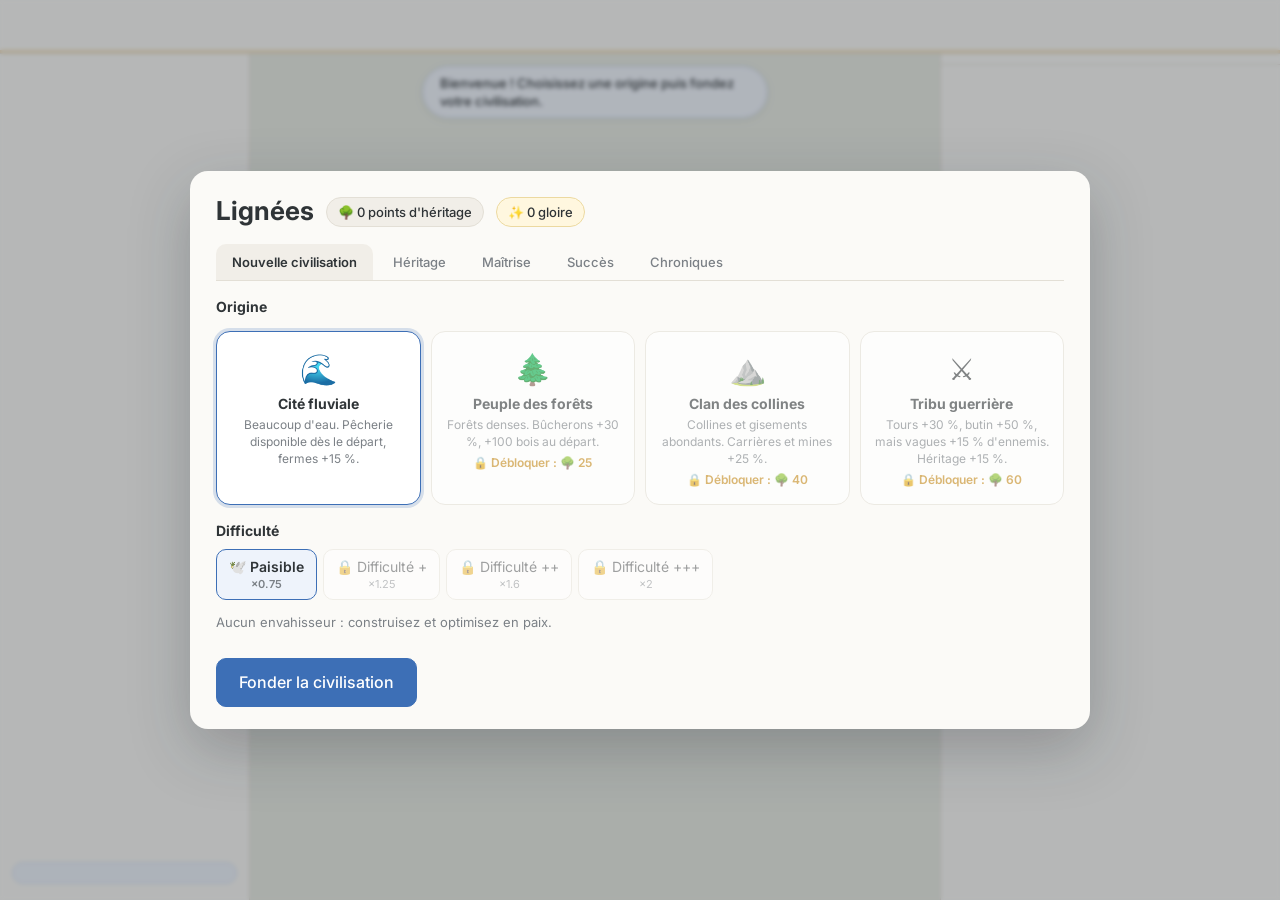
<file: index.html>
<!doctype html>
<html lang="fr">
<head>
  <meta charset="utf-8">
  <meta name="viewport" content="width=device-width, initial-scale=1, viewport-fit=cover">
  <meta name="theme-color" content="#fbfaf7">
  <title>Lignées</title>
  <link rel="preconnect" href="https://fonts.googleapis.com">
  <link href="https://fonts.googleapis.com/css2?family=Inter:wght@400;500;600;700&display=swap" rel="stylesheet">
  <link rel="stylesheet" href="css/style.css">
  <link rel="stylesheet" href="css/mobile.css">
</head>
<body>
  <div id="app">
    <header id="topbar"></header>
    <button id="m-res-btn" aria-label="Ressources"></button>
    <aside id="left">
      <div id="resources"></div>
      <div id="hint" class="hint"></div>
    </aside>
    <main id="center">
      <canvas id="map"></canvas>
      <div id="m-confirm"></div>
      <div id="toasts"></div>
    </main>
    <aside id="right">
      <nav id="tabs"></nav>
      <div id="panel"></div>
      <div id="selection" class="hidden"></div>
    </aside>
  </div>
  <div id="m-scrim"></div>
  <div id="modal-root"></div>
  <div id="tooltip"></div>

  <!-- Scripts classiques (sans module) : le jeu fonctionne aussi en ouvrant index.html directement. -->
  <script src="js/core/util.js"></script>
  <script src="js/data/resources.js"></script>
  <script src="js/data/terrain.js"></script>
  <script src="js/data/buildings.js"></script>
  <script src="js/data/progression.js"></script>
  <script src="js/data/lore.js"></script>
  <script src="js/data/events.js"></script>
  <script src="js/data/achievements.js"></script>
  <script src="js/data/story.js"></script>
  <script src="js/core/map.js"></script>
  <script src="js/core/mods.js"></script>
  <script src="js/core/state.js"></script>
  <script src="js/core/economy.js"></script>
  <script src="js/core/logistics.js"></script>
  <script src="js/core/power.js"></script>
  <script src="js/core/defense.js"></script>
  <script src="js/core/logic.js"></script>
  <script src="js/core/chronicle.js"></script>
  <script src="js/core/bot.js"></script>
  <script src="js/ui/render.js"></script>
  <script src="js/ui/cinematic.js"></script>
  <script src="js/ui/lore.js"></script>
  <script src="js/ui/mobile.js"></script>
  <script src="js/ui/ui.js"></script>
  <script src="js/main.js"></script>
</body>
</html>
</file>
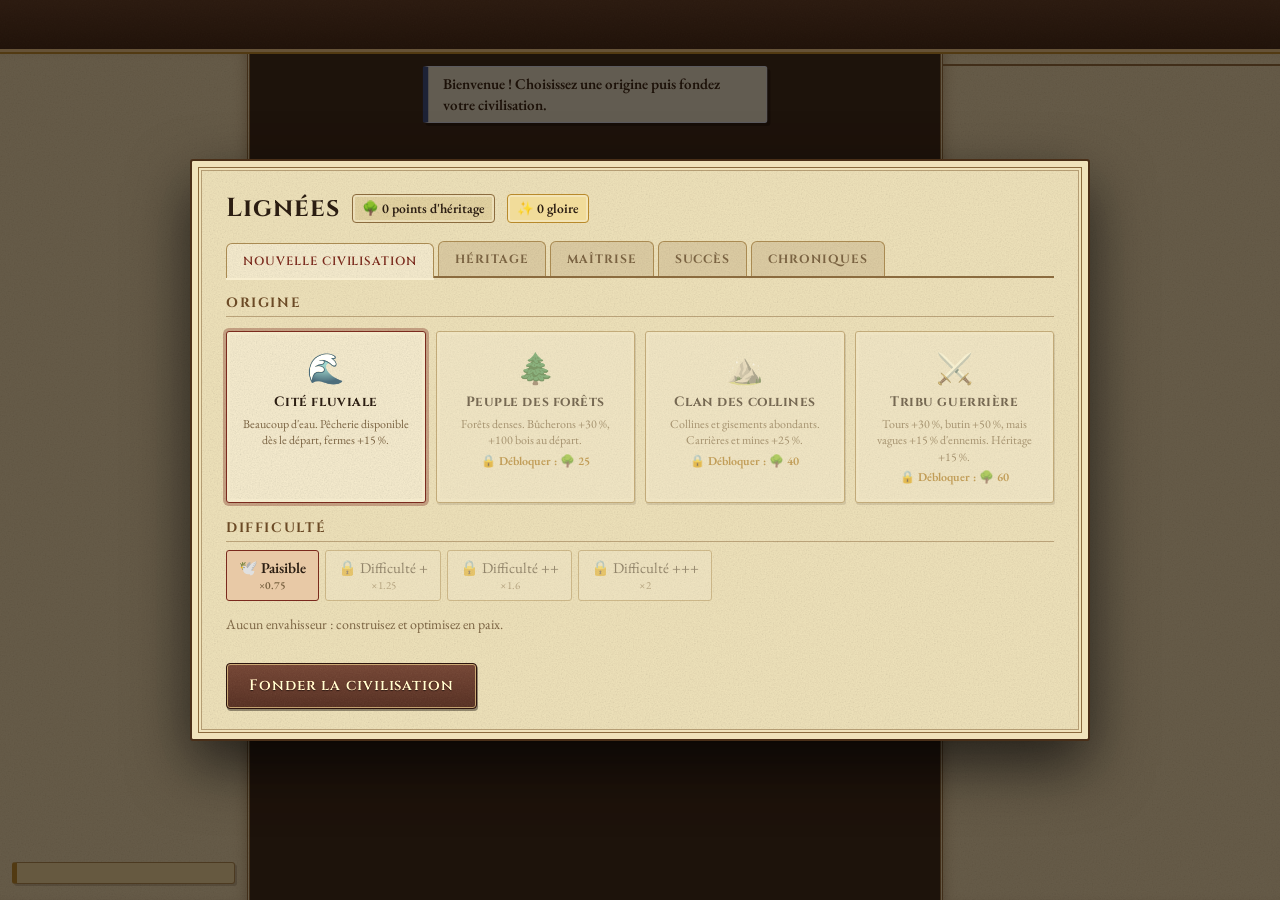
<file: variantes/manuscrit/index.html>
<!doctype html>
<html lang="fr">
<head>
  <meta charset="utf-8">
  <meta name="viewport" content="width=device-width, initial-scale=1">
  <title>Lignées</title>
  <link rel="preconnect" href="https://fonts.googleapis.com">
  <link rel="stylesheet" href="css/style.css">
  <!-- Thème graphique : celui du dernier choix (Paramètres), sans clignotement au chargement. -->
  <script>
    (function () {
      var t = 'manuscrit';
      try { t = localStorage.getItem('lignees_theme') || t; } catch (e) { }
      if (['manuscrit', 'vapeur', 'pastel', 'neon', 'atelier'].indexOf(t) < 0) t = 'manuscrit';
      document.documentElement.dataset.theme = t;
      if (t !== 'pastel') document.write('<link id="theme-css" rel="stylesheet" href="css/themes/' + t + '.css">');
    })();
  </script>
</head>
<body>
  <div id="app">
    <header id="topbar"></header>
    <aside id="left">
      <div id="resources"></div>
      <div id="hint" class="hint"></div>
    </aside>
    <main id="center">
      <canvas id="map"></canvas>
      <div id="toasts"></div>
    </main>
    <aside id="right">
      <nav id="tabs"></nav>
      <div id="panel"></div>
      <div id="selection" class="hidden"></div>
    </aside>
  </div>
  <div id="modal-root"></div>
  <div id="tooltip"></div>

  <!-- Scripts classiques (sans module) : le jeu fonctionne aussi en ouvrant index.html directement. -->
  <script src="js/core/util.js"></script>
  <script src="js/data/resources.js"></script>
  <script src="js/data/terrain.js"></script>
  <script src="js/data/buildings.js"></script>
  <script src="js/data/progression.js"></script>
  <script src="js/data/lore.js"></script>
  <script src="js/data/events.js"></script>
  <script src="js/data/achievements.js"></script>
  <script src="js/data/story.js"></script>
  <script src="js/ui/theme.js"></script>
  <script src="js/core/map.js"></script>
  <script src="js/core/mods.js"></script>
  <script src="js/core/state.js"></script>
  <script src="js/core/economy.js"></script>
  <script src="js/core/logistics.js"></script>
  <script src="js/core/power.js"></script>
  <script src="js/core/defense.js"></script>
  <script src="js/core/logic.js"></script>
  <script src="js/core/chronicle.js"></script>
  <script src="js/core/bot.js"></script>
  <script src="js/ui/render-classic.js"></script>
  <script src="js/ui/render-palette.js"></script>
  <script src="js/ui/render.js"></script>
  <script src="js/ui/cinematic.js"></script>
  <script src="js/ui/lore.js"></script>
  <script src="js/ui/ui.js"></script>
  <script src="js/main.js"></script>
</body>
</html>
</file>
<file: css/style.css>
/* Lignées — style doux, lisible et moderne. */
:root {
  --bg: #f3f1ec;
  --panel: #fbfaf7;
  --panel-2: #f1eee8;
  --line: #e3dfd6;
  --ink: #2f3437;
  --muted: #7b8086;
  --accent: #3d6fb6;
  --good: #3f8f5f;
  --warn: #c58a1d;
  --bad: #c0504d;
  --era: #e9c98b;
  --map-bg: #e9ece4;
  --radius: 12px;
  --shadow: 0 2px 10px rgba(40, 45, 55, 0.07);
}

* { box-sizing: border-box; }
html, body { margin: 0; height: 100%; }
body {
  background: var(--bg);
  color: var(--ink);
  font: 14px/1.4 Inter, system-ui, -apple-system, "Segoe UI", sans-serif;
  overflow: hidden;
  user-select: none;
}
button { font: inherit; color: inherit; }

#app {
  display: grid;
  grid-template-columns: 250px 1fr 340px;
  grid-template-rows: 54px 1fr;
  height: 100vh;
}

/* ---------- Barre supérieure ---------- */
#topbar {
  grid-column: 1 / -1;
  display: flex; align-items: center; gap: 8px;
  padding: 0 14px;
  background: var(--panel);
  border-bottom: 1px solid var(--line);
  box-shadow: inset 0 -3px 0 color-mix(in srgb, var(--era) 55%, transparent);
  transition: box-shadow 1s;
}
.brand { font-weight: 700; font-size: 17px; letter-spacing: 0.3px; margin-right: 6px; }
.brand small { font-weight: 500; color: var(--muted); font-size: 11px; }
.spacer { flex: 1; }
.pill {
  display: inline-flex; align-items: center; gap: 4px;
  padding: 5px 11px; border-radius: 999px;
  background: var(--panel-2); border: 1px solid var(--line);
  font-weight: 500; font-size: 13px; white-space: nowrap;
}
.pill.era { background: color-mix(in srgb, var(--c) 45%, white); border-color: var(--c); font-weight: 600; }
.pill.warn { background: #fbefd5; border-color: #ecd29b; color: #8a5f0f; }
.pill.danger { background: #f8dfdc; border-color: #eab5ae; color: #8e3a35; }
.pulse { animation: pulse 1.6s ease-in-out infinite; }
@keyframes pulse { 50% { transform: scale(1.04); } }

/* ---------- Boutons ---------- */
.btn {
  border: 1px solid var(--line); background: #fff; border-radius: 10px;
  padding: 7px 13px; cursor: pointer; font-weight: 500;
  transition: background 0.15s, transform 0.1s, box-shadow 0.15s;
}
.btn:hover:not(:disabled) { background: #f6f4ef; box-shadow: var(--shadow); }
.btn:active:not(:disabled) { transform: translateY(1px); }
.btn:disabled { opacity: 0.45; cursor: default; }
.btn.primary { background: var(--accent); border-color: var(--accent); color: #fff; }
.btn.primary:hover:not(:disabled) { background: #335f9e; }
.btn.ghost { background: transparent; }
.btn.danger { color: var(--bad); }
.btn.big { padding: 12px 22px; font-size: 16px; margin-top: 10px; }

/* ---------- Colonne de gauche ---------- */
#left {
  background: var(--panel); border-right: 1px solid var(--line);
  overflow-y: auto; padding: 12px 12px 16px; display: flex; flex-direction: column; gap: 10px;
}
.res-group h4, h4.cat {
  margin: 6px 0 6px; font-size: 11px; text-transform: uppercase; letter-spacing: 0.8px; color: var(--muted); font-weight: 600;
  display: flex; align-items: center; gap: 6px;
}
h4.cat i { width: 10px; height: 10px; border-radius: 3px; display: inline-block; }
.res {
  display: grid; grid-template-columns: 22px 1fr auto; grid-template-rows: auto auto;
  column-gap: 6px; align-items: center; padding: 4px 6px; border-radius: 8px;
}
.res:hover { background: var(--panel-2); }
.res .ic { grid-row: 1 / 3; font-size: 16px; text-align: center; }
.res .nm { font-size: 13px; }
.res .val { font-weight: 600; font-variant-numeric: tabular-nums; text-align: right; }
.res .rate { grid-column: 3; font-size: 11px; color: var(--muted); text-align: right; font-variant-numeric: tabular-nums; }
.res .rate.pos { color: var(--good); }
.res .rate.neg { color: var(--bad); }
.res .bar { grid-column: 2; height: 3px; background: var(--line); border-radius: 2px; overflow: hidden; }
.res .bar i { display: block; height: 100%; border-radius: 2px; opacity: 0.8; transition: width 0.3s; }
.hint {
  margin-top: auto; background: #eef3fb; border: 1px solid #d5e0f2; border-radius: var(--radius); padding: 10px 12px; font-size: 13px;
}
.hint b { font-size: 11px; text-transform: uppercase; letter-spacing: 0.8px; color: var(--accent); }
.hint p { margin: 4px 0 0; }

/* ---------- Carte ---------- */
#center { position: relative; overflow: hidden; background: var(--map-bg); min-width: 0; min-height: 0; }
#map { position: absolute; inset: 0; width: 100%; height: 100%; display: block; cursor: crosshair; }
#toasts { position: absolute; top: 12px; left: 50%; transform: translateX(-50%); display: flex; flex-direction: column; gap: 6px; align-items: center; pointer-events: none; z-index: 5; }
.toast {
  background: rgba(255, 255, 255, 0.96); border: 1px solid var(--line); border-radius: 999px;
  padding: 7px 16px; box-shadow: var(--shadow); font-weight: 500; font-size: 13px;
  animation: toastIn 0.35s ease; transition: opacity 0.5s, transform 0.5s;
}
.toast.good { border-color: #b9dcc6; background: #effaf3; }
.toast.danger { border-color: #eab5ae; background: #fdf0ee; }
.toast.warn { border-color: #ecd29b; background: #fdf7e9; }
.toast.info { border-color: #cfdcf2; background: #f2f6fd; }
.toast.out { opacity: 0; transform: translateY(-8px); }
@keyframes toastIn { from { opacity: 0; transform: translateY(-10px); } }

/* ---------- Colonne de droite ---------- */
#right { background: var(--panel); border-left: 1px solid var(--line); display: flex; flex-direction: column; min-height: 0; }
#tabs { display: flex; gap: 4px; padding: 10px 10px 0; border-bottom: 1px solid var(--line); }
.tab {
  position: relative; flex: 1; border: none; background: transparent; padding: 9px 4px 10px; border-radius: 10px 10px 0 0;
  cursor: pointer; font-weight: 500; color: var(--muted); font-size: 13px;
}
.tab.on { background: var(--panel-2); color: var(--ink); font-weight: 600; }
.tab .dot { position: absolute; top: 6px; right: 8px; width: 7px; height: 7px; border-radius: 50%; background: var(--bad); }
#panel { flex: 1; overflow-y: auto; padding: 8px 12px 16px; min-height: 0; }
.placing { background: #eef3fb; border: 1px solid #d5e0f2; border-radius: 10px; padding: 8px 10px; margin: 4px 0 8px; font-size: 13px; }
.placing small { color: var(--muted); }

.cards { display: grid; grid-template-columns: 1fr; gap: 6px; }
.card {
  display: flex; gap: 10px; align-items: center; padding: 7px 9px; border-radius: 11px;
  background: #fff; border: 1px solid var(--line); cursor: pointer; transition: box-shadow 0.15s, border-color 0.15s, transform 0.1s;
}
.card:hover { box-shadow: var(--shadow); border-color: #d2cdc2; }
.card.on { border-color: var(--accent); box-shadow: 0 0 0 2px rgba(61, 111, 182, 0.18); }
.card.poor { opacity: 0.62; }
.card.locked { opacity: 0.45; cursor: default; background: transparent; }
.card.upgrade { cursor: default; background: transparent; border-style: dashed; }
.card .ic { width: 36px; height: 36px; flex: none; border-radius: 9px; display: grid; place-items: center; font-size: 19px; background: var(--panel-2); }
.card b { font-weight: 600; font-size: 13px; }
.card em { font-style: normal; color: var(--muted); font-weight: 500; }
.card small { display: block; color: var(--muted); font-size: 12px; }
.costs { display: flex; flex-wrap: wrap; gap: 4px; margin-top: 3px; }
.chip { font-size: 12px; padding: 1px 7px; border-radius: 999px; background: var(--panel-2); font-variant-numeric: tabular-nums; white-space: nowrap; }
.chip.lack { background: #f8e3e0; color: #a3423c; }

.techs { display: grid; gap: 6px; }
.tech { border: 1px solid var(--line); border-radius: 11px; padding: 8px 10px; background: #fff; }
.tech .th { display: flex; justify-content: space-between; align-items: center; gap: 6px; }
.tech b { font-size: 13px; font-weight: 600; }
.tech em { font-style: normal; color: var(--muted); font-size: 12px; }
.tech small { display: block; color: var(--muted); font-size: 12px; margin-top: 2px; }
.tech small.req { color: #a3423c; }
.tech.ready { border-color: #9cc7ac; background: #f2faf5; cursor: pointer; }
.tech.ready:hover { box-shadow: var(--shadow); }
.tech.done { opacity: 0.55; background: transparent; }
.tech.locked, .tech.future { opacity: 0.5; background: transparent; }
.tech.key { border-width: 2px; }
.tech .ok { color: var(--good); font-weight: 700; }

.box { border: 1px solid var(--line); border-radius: var(--radius); padding: 10px 12px; margin: 8px 0; background: #fff; }
.box h3 { margin: 0 0 6px; font-size: 14px; }
.era-box { border-color: var(--c); background: color-mix(in srgb, var(--c) 14%, white); }
.era-box .btn { margin: 8px 0 4px; width: 100%; }
.warnbox { border-color: #ecd29b; background: #fdf7e9; }
.req-line { font-size: 13px; color: var(--muted); margin: 3px 0; }
.req-line.ok { color: var(--good); }
.decree-line { display: flex; gap: 8px; align-items: flex-start; padding: 5px 0; border-top: 1px solid var(--panel-2); }
.decree-line:first-of-type { border-top: none; }
.decree-line span { font-size: 18px; }
.decree-line b { font-size: 13px; }
.decree-line small { display: block; color: var(--muted); font-size: 12px; }
.decree-line.minor b { font-weight: 500; }
.kv { display: flex; justify-content: space-between; gap: 8px; font-size: 13px; padding: 2px 0; }
.kv span { color: var(--muted); }
.kv.sub { padding-left: 10px; font-size: 12px; }
.kv b { font-weight: 600; font-variant-numeric: tabular-nums; text-align: right; }
.pos { color: var(--good); }
.neg { color: var(--bad); }
.muted { color: var(--muted); font-size: 13px; }
.good { color: var(--good); font-weight: 600; }
.box .btn { margin-top: 8px; }

/* ---------- Panneau de sélection ---------- */
#selection {
  position: relative; border-top: 1px solid var(--line); background: var(--panel-2);
  padding: 10px 14px 14px; max-height: 52%; overflow-y: auto; animation: slideUp 0.25s ease;
}
#selection.hidden { display: none; }
@keyframes slideUp { from { transform: translateY(16px); opacity: 0; } }
#selection h3 { margin: 0 0 4px; font-size: 15px; display: flex; align-items: center; gap: 6px; flex-wrap: wrap; padding-right: 24px; }
#selection .close { position: absolute; top: 8px; right: 10px; border: none; background: transparent; cursor: pointer; color: var(--muted); font-size: 14px; }
#selection .actions { display: flex; flex-direction: column; gap: 6px; margin-top: 10px; }
.tag { font-size: 11px; font-weight: 600; padding: 2px 8px; border-radius: 999px; background: #e7e4dd; color: var(--muted); }
.tag.good { background: #e1f2e7; color: var(--good); }
.tag.warn { background: #fbefd5; color: #8a5f0f; }
.tag.bad { background: #f8dfdc; color: #8e3a35; }
.upbox { border: 1px dashed #b9c9e6; border-radius: 10px; padding: 8px 10px; background: #f5f8fd; }
.upbox small { display: block; color: var(--muted); font-size: 12px; }
.upbox .btn { width: 100%; margin-top: 6px; }

/* ---------- Infobulle ---------- */
#tooltip {
  position: fixed; z-index: 50; pointer-events: none; max-width: 300px;
  background: rgba(255, 255, 255, 0.98); border: 1px solid var(--line); border-radius: 10px;
  padding: 9px 11px; box-shadow: 0 6px 22px rgba(40, 45, 55, 0.12); font-size: 12.5px;
  opacity: 0; transition: opacity 0.12s;
}
#tooltip.show { opacity: 1; }
#tooltip p { margin: 3px 0 6px; color: var(--muted); }
.tt-row { padding: 1px 0; }

/* ---------- Modales ---------- */
.overlay {
  position: fixed; inset: 0; z-index: 30; background: rgba(40, 44, 50, 0.32);
  display: grid; place-items: center; animation: fadeIn 0.3s ease; backdrop-filter: blur(2px);
}
@keyframes fadeIn { from { opacity: 0; } }
.modal {
  background: var(--panel); border-radius: 18px; padding: 22px 26px; width: min(720px, calc(100vw - 32px));
  max-height: calc(100vh - 40px); overflow-y: auto; box-shadow: 0 20px 60px rgba(30, 35, 45, 0.25);
  animation: pop 0.35s cubic-bezier(.2, .9, .3, 1.2);
}
@keyframes pop { from { transform: scale(0.94) translateY(10px); opacity: 0; } }
.modal h2 { margin: 0 0 4px; }
.modal h3 { margin: 16px 0 8px; font-size: 14px; }
.modal > .btn.primary { margin-top: 14px; }
.choices { display: grid; grid-template-columns: repeat(auto-fit, minmax(150px, 1fr)); gap: 10px; margin: 14px 0; }
.choice {
  display: flex; flex-direction: column; align-items: center; text-align: center; gap: 4px;
  padding: 16px 12px; border-radius: 14px; border: 1px solid var(--line); background: #fff; cursor: pointer;
  transition: transform 0.15s, box-shadow 0.15s, border-color 0.15s;
}
.choice:hover { transform: translateY(-3px); box-shadow: 0 8px 24px rgba(40, 45, 55, 0.12); border-color: var(--accent); }
.choice.on { border-color: var(--accent); box-shadow: 0 0 0 3px rgba(61, 111, 182, 0.2); }
.choice.locked { opacity: 0.6; }
.choice.risk { background: #fff9f3; border-color: #efd2b5; }
.choice .big { font-size: 30px; }
.choice small { color: var(--muted); font-size: 12px; }
.choice em { font-style: normal; font-size: 12px; color: var(--warn); font-weight: 600; }
.rig { display: flex; flex-wrap: wrap; gap: 6px; }
.rig-btn { border: 1px solid var(--line); background: #fff; border-radius: 10px; padding: 7px 12px; cursor: pointer; display: flex; flex-direction: column; align-items: center; }
.rig-btn small { color: var(--muted); font-size: 11px; }
.rig-btn.on { border-color: var(--accent); background: #eef3fb; font-weight: 600; }
.rig-btn:disabled { opacity: 0.45; cursor: default; }
.meta .modal { width: min(900px, calc(100vw - 32px)); }
.meta-head { display: flex; align-items: center; gap: 12px; }
.meta-head h1 { margin: 0; font-size: 26px; }
.meta-head .btn { margin-left: auto; }
.meta-tabs { display: flex; gap: 4px; margin: 14px 0 4px; border-bottom: 1px solid var(--line); }
.meta-tabs .tab { flex: none; padding: 9px 16px; }
.heritage { display: grid; grid-template-columns: repeat(auto-fill, minmax(190px, 1fr)); gap: 10px; margin-top: 12px; }
.herit { display: flex; flex-direction: column; gap: 3px; align-items: flex-start; text-align: left; padding: 12px; border-radius: 13px; border: 1px solid var(--line); background: #fff; cursor: pointer; }
.herit.ok { border-color: #9cc7ac; background: #f2faf5; }
.herit.max { opacity: 0.6; cursor: default; }
.herit .big { font-size: 24px; }
.herit small { color: var(--muted); font-size: 12px; }
.herit .lvl { letter-spacing: 2px; color: var(--accent); font-size: 12px; }
.herit em { font-style: normal; font-weight: 600; font-size: 12px; }
.hist { font-size: 13px; padding: 6px 0; border-bottom: 1px solid var(--panel-2); }
.gain { font-size: 22px; font-weight: 700; color: var(--good); margin: 14px 0; text-align: center; }
.gains { display: flex; flex-wrap: wrap; gap: 6px; margin: 10px 0; }
.help p { margin: 8px 0; font-size: 13.5px; }
textarea { width: 100%; height: 70px; border: 1px solid var(--line); border-radius: 10px; padding: 8px; font: 12px monospace; resize: vertical; }
.row { display: flex; gap: 6px; margin: 8px 0; flex-wrap: wrap; }

.overlay.era { background: color-mix(in srgb, var(--era) 35%, rgba(30, 30, 30, 0.35)); }
.era-splash { text-align: center; padding: 10px 6px; }
.era-splash small { text-transform: uppercase; letter-spacing: 2px; color: var(--muted); font-weight: 600; }
.era-splash h1 { font-size: 44px; margin: 6px 0 10px; animation: rise 0.9s ease; }
.era-splash p { font-size: 15px; max-width: 480px; margin: 0 auto 14px; }
.era-splash ul { list-style: none; padding: 0; margin: 0 auto 18px; width: fit-content; display: flex; flex-direction: column; gap: 4px; text-align: left; }
@keyframes rise { from { opacity: 0; transform: translateY(14px); letter-spacing: 6px; } }

::-webkit-scrollbar { width: 9px; }
::-webkit-scrollbar-thumb { background: #ddd8ce; border-radius: 9px; border: 2px solid var(--panel); }

@media (max-width: 1100px) {
  #app { grid-template-columns: 210px 1fr 300px; }
  .res .nm { font-size: 12px; }
}

/* ---------- Niveaux et stocks des bâtiments ---------- */
.lvl-pips { display: inline-flex; align-items: center; gap: 3px; }
.lvl-pips i { width: 7px; height: 7px; border-radius: 50%; background: var(--line); display: inline-block; }
.lvl-pips i.on { background: #d4a017; }
.lvlbox { border-color: #ecd9a0; background: #fdf8ea; }
.stocks { margin: 8px 0 4px; padding: 8px 10px; background: var(--panel-2); border: 1px solid var(--line); border-radius: 10px; }
.stocks h5 { margin: 0 0 4px; font-size: 12px; cursor: help; }
.stocks > small { display: block; margin-top: 4px; font-size: 10px; text-transform: uppercase; letter-spacing: 0.6px; color: var(--muted); }
.stock { display: grid; grid-template-columns: 1fr auto; gap: 2px 8px; font-size: 12px; padding: 2px 0; }
.stock b { font-weight: 500; font-variant-numeric: tabular-nums; }
.stock .sbar { grid-column: 1 / -1; height: 4px; background: var(--line); border-radius: 2px; overflow: hidden; }
.stock .sbar i { display: block; height: 100%; border-radius: 2px; transition: width 0.3s; }
.stock.full b { color: var(--warn); }
.stock.empty b { color: var(--bad); }

.btn.primary.danger-fill { background: var(--bad); border-color: var(--bad); }

/* ---------- Surbrillance des constructions possibles ---------- */
.card.fit { border-color: #6fb38a; box-shadow: 0 0 0 2px rgba(95, 167, 122, 0.22); background: #f2faf4; }
.card.unfit { opacity: 0.35; }
.placing.fitnote { background: #eef7f1; border-color: #cfe6d7; }

/* ---------- Infobulle : coût ---------- */
.tt-cost { margin: 2px 0 6px; font-size: 12px; }
.tt-cost .ok { color: var(--good); }
.tt-cost .lack { color: var(--bad); }
.tt-cost small { color: var(--muted); }
.stocks .note { display: block; margin-top: 6px; text-transform: none; letter-spacing: 0; font-size: 11px; }

/* ---------- Chroniqueur ---------- */
#lore {
  position: absolute; left: 14px; bottom: 14px; max-width: min(420px, calc(100% - 28px)); z-index: 5;
  display: flex; gap: 10px; align-items: flex-start; padding: 10px 14px 10px 10px;
  background: rgba(255, 253, 247, 0.97); border: 1px solid #e6dcc4; border-radius: 14px; box-shadow: 0 6px 20px rgba(40, 45, 55, 0.14);
  cursor: pointer; opacity: 0; transform: translateY(10px); transition: opacity 0.35s, transform 0.35s; pointer-events: none;
}
#lore.show { opacity: 1; transform: none; pointer-events: auto; }
#lore .lore-face { flex: none; width: 42px; height: 42px; border-radius: 50%; display: grid; place-items: center; font-size: 26px; background: #f3e7c9; animation: lore-bob 2.4s ease-in-out infinite; }
#lore b { font-size: 12px; color: #8a6a2f; }
#lore p { margin: 2px 0 0; font-size: 13px; line-height: 1.4; }
@keyframes lore-bob { 50% { transform: translateY(-3px) rotate(-4deg); } }

/* ---------- Tableau de bord ---------- */
.wide .modal { width: min(1080px, calc(100vw - 32px)); max-height: calc(100vh - 48px); overflow: auto; }
.overlay.wide { background: rgba(30, 32, 36, 0.25); }
.dash-head { display: flex; align-items: center; justify-content: space-between; gap: 12px; }
.dash-head h2 { margin: 0; }
.dash-cards { display: grid; grid-template-columns: repeat(auto-fit, minmax(170px, 1fr)); gap: 8px; margin: 10px 0; }
.dash-cards > div { background: var(--panel-2); border: 1px solid var(--line); border-radius: 10px; padding: 8px 12px; display: flex; flex-direction: column; }
.dash-cards small { color: var(--muted); font-size: 11px; text-transform: uppercase; letter-spacing: 0.5px; }
.dash-cards b { font-size: 18px; font-variant-numeric: tabular-nums; }
.dash-cards em { font-style: normal; color: var(--muted); font-size: 12px; }
.dash-table { overflow-x: auto; }
.dash-table table { width: 100%; border-collapse: collapse; font-size: 12.5px; font-variant-numeric: tabular-nums; }
.dash-table th { text-align: left; font-weight: 600; color: var(--muted); font-size: 11px; padding: 6px 8px; border-bottom: 1px solid var(--line); white-space: nowrap; }
.dash-table td { padding: 5px 8px; border-bottom: 1px solid #efece5; white-space: nowrap; }
.dash-table td.pos { color: var(--good); }
.dash-table td.neg { color: var(--bad); }
.dash-table td.warn { color: var(--warn); font-weight: 600; }
.dash-table .tag { margin-right: 4px; }
.bot-badge { position: absolute; top: 12px; left: 50%; transform: translateX(-50%); z-index: 6; background: #fff8e6; border-color: #e6cf94; box-shadow: var(--shadow); }

/* ---------- Vitesse de jeu ---------- */
.speed { display: inline-flex; align-items: center; gap: 2px; padding: 2px; background: var(--panel-2); border: 1px solid var(--line); border-radius: 10px; }
.sp-btn { border: 0; background: transparent; border-radius: 8px; padding: 5px 8px; font: inherit; font-size: 12px; font-weight: 600; color: var(--muted); cursor: pointer; font-variant-numeric: tabular-nums; }
.sp-btn:hover:not(.locked) { background: #fff; color: var(--ink); }
.sp-btn.on { background: var(--accent); color: #fff; }
.sp-btn.pause { font-size: 13px; min-width: 30px; }
.sp-btn.pause.on { background: var(--warn); }
.sp-btn.locked { opacity: 0.45; cursor: help; font-weight: 500; }

/* ---------- Pause et mode Bot sur la carte ---------- */
#overlay-ctrl { position: absolute; top: 12px; left: 50%; transform: translateX(-50%); z-index: 6; display: flex; flex-direction: column; align-items: center; gap: 8px; pointer-events: none; }
#overlay-ctrl > * { pointer-events: auto; }
.paused-banner { background: rgba(255, 248, 230, 0.97); border: 1px solid #e6cf94; border-radius: 999px; padding: 7px 16px; font-weight: 600; font-size: 13px; box-shadow: var(--shadow); cursor: pointer; }
.botbar { display: flex; align-items: center; gap: 4px; flex-wrap: wrap; justify-content: center; background: rgba(255, 255, 255, 0.97); border: 1px solid var(--line); border-radius: 12px; padding: 6px 8px 6px 12px; box-shadow: var(--shadow); font-size: 13px; }
.botbar b { margin-right: 6px; }
.botbar span { color: var(--muted); font-size: 12px; margin-right: 2px; }
.botbar .btn { margin-left: 6px; padding: 5px 10px; font-size: 12px; }

/* ---------- Monter tous les bâtiments identiques ---------- */
.lvl-all { margin-top: 8px; padding-top: 8px; border-top: 1px dashed #ecd9a0; display: flex; flex-direction: column; gap: 4px; }

/* ---------- Chronique : contrats et événements ---------- */
.contract { padding: 8px 0; border-top: 1px solid var(--line); display: flex; flex-direction: column; gap: 4px; }
.contract:first-of-type { border-top: 0; }
.contract .c-head, .contract .c-foot { display: flex; justify-content: space-between; gap: 8px; align-items: baseline; }
.contract .c-head b { font-size: 13px; font-weight: 600; }
.contract .c-head span { font-size: 12px; white-space: nowrap; }
.contract .neg { color: var(--bad); }
.contract .sbar { height: 5px; background: var(--line); border-radius: 3px; overflow: hidden; display: block; }
.contract .sbar i { display: block; height: 100%; background: #c9a24a; border-radius: 3px; transition: width 0.3s; }
.contract small { color: var(--muted); font-size: 11.5px; }
.contract .btn { align-self: flex-start; padding: 5px 10px; font-size: 12px; }
.pill.timed { background: #f6efff; border-color: #ddd0f2; }
.event .ev-head { display: flex; gap: 12px; align-items: center; margin-bottom: 4px; }
.event .ev-head small { color: #8a6a2f; font-weight: 600; }
.event .ev-head h2 { margin: 2px 0 0; }
.event .lore-face { flex: none; width: 48px; height: 48px; border-radius: 50%; display: grid; place-items: center; font-size: 30px; background: #f3e7c9; }
.event p { line-height: 1.5; }
.ev-choices { display: flex; flex-direction: column; gap: 8px; margin-top: 10px; }
.choice.ev { text-align: left; align-items: flex-start; padding: 10px 14px; }
.choice.ev .costs { margin-top: 4px; }

/* ---------- Lot C : recettes, priorités, entrepôts, saisons ---------- */
.opt { display: flex; align-items: center; justify-content: space-between; gap: 8px; margin: 6px 0; font-size: 13px; }
.opt > span { color: var(--muted); }
.seg { display: inline-flex; gap: 2px; padding: 2px; background: var(--panel-2); border: 1px solid var(--line); border-radius: 9px; flex-wrap: wrap; }
.accept { display: flex; flex-wrap: wrap; gap: 3px; margin: 4px 0 6px; }
.acc { border: 1px solid var(--line); background: #fff; border-radius: 7px; width: 28px; height: 26px; cursor: pointer; font-size: 14px; opacity: 0.35; filter: grayscale(1); }
.acc.on { opacity: 1; filter: none; border-color: #c9d6c2; background: #f2f8ef; }
.pill.season.s0 { background: #eef8e8; }
.pill.season.s1 { background: #fff6dc; }
.pill.season.s2 { background: #fbeedf; }
.pill.season.s3 { background: #e9f1fb; }

/* ---------- Lot D : marché ---------- */
.trade { display: grid; grid-template-columns: 1fr auto 1fr auto; gap: 8px; align-items: center; padding: 6px 0; border-top: 1px solid var(--line); font-size: 13px; }
.trade:first-of-type { border-top: 0; }
.trade b { color: var(--muted); }
.trade .btn { padding: 4px 10px; font-size: 12px; }

/* ---------- Lot E : vue logistique, courbes ---------- */
#mapbtns { position: absolute; right: 14px; bottom: 14px; z-index: 5; display: flex; gap: 6px; }
#mapbtns .btn { box-shadow: var(--shadow); }
.spark { display: block; }

/* ---------- Lancement du vaisseau ---------- */
.launch-anim { height: 120px; position: relative; overflow: hidden; border-radius: 12px; background: linear-gradient(#0d1b2a, #415a77); margin-bottom: 12px; }
.launch-anim span { position: absolute; left: 50%; bottom: 8px; font-size: 44px; transform: translateX(-50%) rotate(-45deg); animation: rocket 3.2s ease-in forwards; }
@keyframes rocket { 0% { bottom: 8px; } 25% { bottom: 14px; } 100% { bottom: 160px; } }

/* ---------- Maîtrise et sauvegardes ---------- */
.pill.glory { background: #fff7df; border-color: #ecd9a0; }
.pack { display: flex; align-items: center; gap: 10px; flex-wrap: wrap; margin: 8px 0 4px; }
.mcards { display: grid; grid-template-columns: repeat(auto-fill, minmax(150px, 1fr)); gap: 8px; }
.mcard { position: relative; display: flex; flex-direction: column; gap: 3px; padding: 10px; border: 1px solid var(--line); border-radius: 12px; background: #fff; font-size: 12.5px; }
.mcard .ic { font-size: 22px; }
.mcard .mx { position: absolute; top: 8px; right: 10px; font-weight: 700; color: var(--muted); }
.mcard.up { border-color: #e6cf94; background: #fffbef; }
.mcard.up .mx { color: #b8860b; }
.mcard.locked { opacity: 0.45; }
.mcard small { color: var(--muted); }
.mcard .sbar { height: 4px; background: var(--line); border-radius: 2px; overflow: hidden; display: block; }
.mcard .sbar i { display: block; height: 100%; background: #c9a24a; }
.mcard .row { margin: 4px 0 0; gap: 4px; }
.mcard .btn { padding: 4px 8px; font-size: 12px; }
.slots { display: flex; flex-direction: column; gap: 6px; margin-bottom: 8px; }
.slot { display: flex; justify-content: space-between; align-items: center; gap: 8px; padding: 8px 10px; border: 1px solid var(--line); border-radius: 10px; background: #fff; flex-wrap: wrap; }
.slot small { display: block; color: var(--muted); font-size: 11.5px; }
.slot .row { margin: 0; }
.slot .btn { padding: 4px 9px; font-size: 12px; }

/* ---------- V1.6 ---------- */
.toggle { display: flex; align-items: center; gap: 8px; font-size: 13px; color: var(--muted); margin: 6px 0 10px; cursor: pointer; }
.toggle input { accent-color: var(--accent); }

/* ---------- Exigences lisibles (onglet Civilisation) ---------- */
.reqs { display: flex; flex-direction: column; gap: 5px; margin: 6px 0 4px; }
.rq-sum { font-size: 12px; font-weight: 700; color: var(--bad); letter-spacing: 0.02em; }
.rq-sum.ok { color: var(--good); }
.rq { position: relative; display: grid; grid-template-columns: 26px 1fr auto 20px; align-items: center; column-gap: 8px; row-gap: 2px; padding: 7px 9px 8px; border-radius: 10px; border: 1px solid var(--line); background: var(--panel-2); }
.rq.ok { border-color: color-mix(in srgb, var(--good) 55%, var(--line)); background: color-mix(in srgb, var(--good) 11%, var(--panel)); }
.rq.lack { border-color: color-mix(in srgb, var(--bad) 45%, var(--line)); background: color-mix(in srgb, var(--bad) 8%, var(--panel)); }
.rq .ic { font-size: 19px; text-align: center; }
.rq .nm { font-size: 13.5px; font-weight: 600; }
.rq .qty { font-size: 13px; font-variant-numeric: tabular-nums; color: var(--muted); }
.rq .qty b { font-size: 14px; color: var(--ink); }
.rq.lack .qty b { color: var(--bad); }
.rq.ok .qty b { color: var(--good); }
.rq .mk { font-weight: 800; text-align: center; }
.rq.ok .mk { color: var(--good); }
.rq.lack .mk { color: var(--bad); }
.rq .rbar { grid-column: 1 / -1; height: 5px; border-radius: 3px; background: color-mix(in srgb, var(--ink) 13%, transparent); overflow: hidden; }
.rq .rbar i { display: block; height: 100%; background: var(--bad); border-radius: 3px; }
.rq.ok .rbar i { background: var(--good); }
.rq small { grid-column: 1 / -1; font-size: 11.5px; color: var(--muted); }
.rq.lack small { color: var(--bad); }
.rq.tech { padding-bottom: 7px; }
.rq.tech small { grid-column: 2 / -1; }

/* ---------- Maîtrise : tout monter, récapitulatif ---------- */
.pack .btn.gold { background: linear-gradient(var(--era), color-mix(in srgb, var(--era) 70%, var(--warn))); border-color: var(--warn); color: #2b1d0a; font-weight: 700; }
.overlay.recap { z-index: 40; background: rgba(30, 28, 24, 0.45); }
.recap-modal { width: min(520px, calc(100vw - 32px)); }
.rc-list { display: flex; flex-direction: column; gap: 6px; margin: 12px 0 4px; max-height: 52vh; overflow-y: auto; }
.rc-row { display: grid; grid-template-columns: 30px 1fr auto auto; align-items: center; gap: 10px; padding: 7px 10px; border: 1px solid var(--line); border-radius: 10px; background: var(--panel-2); }
.rc-row .ic { font-size: 22px; text-align: center; }
.rc-row b { font-size: 13.5px; display: block; }
.rc-row small { color: var(--muted); font-size: 11.5px; }
.rc-lv { font-variant-numeric: tabular-nums; color: var(--muted); white-space: nowrap; }
.rc-lv b { display: inline; color: var(--good); font-size: 15px; }
.rc-lv i { font-style: normal; }
.rc-cards { font-size: 12px; color: var(--muted); white-space: nowrap; }
.recap-modal .btn.primary { width: 100%; }

/* ---------- Arbre des technologies ---------- */
.tree-open { width: 100%; margin: 4px 0 6px; }
.techmodal .modal { width: min(1500px, calc(100vw - 24px)); max-height: calc(100vh - 28px); overflow: hidden; display: flex; flex-direction: column; }
.tree-head { display: flex; align-items: center; gap: 14px; }
.tree-head > div { flex: 1; }
.tree-head h2 { margin: 0; }
.tree-legend { display: flex; flex-wrap: wrap; gap: 8px; margin: 10px 0 8px; font-size: 12px; }
.tree-legend .lg { padding: 2px 10px; border-radius: 999px; border: 1px solid var(--line); background: var(--panel-2); color: var(--muted); }
.tree-legend .lg.done { border-color: var(--good); color: var(--good); }
.tree-legend .lg.ready { border-color: var(--good); background: color-mix(in srgb, var(--good) 18%, var(--panel)); color: var(--ink); font-weight: 600; }
.tree-legend .lg.available { border-color: var(--warn); color: var(--warn); }
.tree-legend .lg.key { border-color: var(--era); color: var(--ink); }
.tree-scroll { flex: 1; min-height: 0; overflow: auto; border: 1px solid var(--line); border-radius: 12px; background: var(--panel-2); padding: 10px; }
.tree { position: relative; }
.tree-edges { position: absolute; left: 0; top: 0; pointer-events: none; overflow: visible; }
.tree-edges path { fill: none; stroke: color-mix(in srgb, var(--ink) 28%, transparent); stroke-width: 2; }
.tree-edges path.on { stroke: var(--good); stroke-width: 2.6; }
.tree-edges path.go { stroke: var(--good); stroke-dasharray: 5 4; animation: tflow 1.2s linear infinite; }
@keyframes tflow { to { stroke-dashoffset: -18; } }
.tb { position: absolute; left: -6px; right: -6px; border-radius: 12px; background: color-mix(in srgb, var(--c) 14%, transparent); border: 1px solid color-mix(in srgb, var(--c) 45%, transparent); }
.tb.future { opacity: 0.55; border-style: dashed; }
.tb > span { position: absolute; left: 12px; top: 8px; font-weight: 700; font-size: 14px; letter-spacing: 0.02em; }
.tb small { font-weight: 500; color: var(--muted); margin-left: 6px; }
.tn { position: absolute; width: 214px; height: 96px; padding: 7px 10px 6px; border-radius: 11px; border: 1.5px solid var(--line); background: var(--panel); display: flex; flex-direction: column; gap: 2px; box-shadow: var(--shadow); overflow: hidden; }
.tn-h { display: flex; justify-content: space-between; gap: 6px; align-items: baseline; }
.tn-h b { font-size: 13.5px; line-height: 1.2; }
.tn-h em { font-style: normal; font-size: 11px; color: var(--muted); }
.tn-u { display: flex; gap: 3px; font-size: 15px; line-height: 1; }
.tn-u i { font-style: normal; }
.tn-d { font-size: 11px; line-height: 1.25; color: var(--muted); flex: 1; overflow: hidden; display: -webkit-box; -webkit-line-clamp: 3; -webkit-box-orient: vertical; }
.tn-f { display: flex; align-items: center; justify-content: space-between; gap: 6px; font-size: 11.5px; min-height: 20px; }
.tn-f .ok { color: var(--good); font-weight: 700; }
.tn-f .req { color: var(--muted); font-size: 11px; line-height: 1.2; }
.tn-f .miss { color: var(--warn); font-size: 11px; }
.tn-f .go { color: var(--good); font-weight: 700; }
.tn-f .chip.good { background: color-mix(in srgb, var(--good) 20%, var(--panel)); color: var(--ink); }
.tn.done { border-color: color-mix(in srgb, var(--good) 60%, var(--line)); background: color-mix(in srgb, var(--good) 9%, var(--panel)); box-shadow: none; }
.tn.ready { border-color: var(--good); background: color-mix(in srgb, var(--good) 14%, var(--panel)); cursor: pointer; box-shadow: 0 0 0 3px color-mix(in srgb, var(--good) 22%, transparent); }
.tn.ready:hover { transform: translateY(-2px); }
.tn.available { border-color: color-mix(in srgb, var(--warn) 60%, var(--line)); }
.tn.locked, .tn.future { opacity: 0.55; border-style: dashed; box-shadow: none; }
.tn.key { border-width: 2.5px; border-color: var(--era); }
.tn.key.ready { border-color: var(--good); }

/* ---------- Chaîne de production (panneau de sélection), gloire ---------- */
.chain-box { margin: 6px 0 2px; padding: 6px 8px; border: 1px solid var(--line); border-radius: 10px; background: var(--panel-2); font-size: 12.5px; }
.chain-line { margin: 3px 0; line-height: 1.7; }
.chain-line .chip { margin: 0 2px; }
.mcard .row { flex-wrap: wrap; }

/* ---------- Cinématiques d'ère ---------- */
.cine { position: fixed; inset: 0; z-index: 80; background: #000; color: #fff; overflow: hidden; animation: fadeIn 0.5s ease; cursor: pointer; }
.cine.out { opacity: 0; transition: opacity 0.4s ease; pointer-events: none; }
.cine canvas { position: absolute; inset: 0; width: 100%; height: 100%; display: block; }
.cine-bar { position: absolute; left: 0; right: 0; height: 9vh; background: #000; z-index: 2; animation: barIn 1.2s ease both; }
.cine-bar.top { top: 0; --y: -100%; }
.cine-bar.bottom { bottom: 0; --y: 100%; }
@keyframes barIn { from { transform: translateY(var(--y)); } }
.cine-text { position: absolute; left: 0; right: 0; bottom: 13vh; z-index: 3; padding: 0 8vw; text-align: center; text-shadow: 0 2px 14px rgba(0, 0, 0, 0.85), 0 0 3px rgba(0, 0, 0, 0.8); pointer-events: none; }
.cine-text::before { content: ''; position: absolute; inset: -40px -10vw -10px; z-index: -1; background: radial-gradient(ellipse at 50% 70%, rgba(0, 0, 0, 0.55), transparent 70%); }
.cine .l { opacity: 0; transform: translateY(14px); transition: opacity 1.1s ease, transform 1.1s ease; }
.cine .l.on { opacity: 1; transform: none; }
.cine .kick { font-size: clamp(12px, 1.4vw, 17px); letter-spacing: 0.4em; text-transform: uppercase; color: #ffe6a8; margin-bottom: 8px; }
.cine h1 { margin: 0 0 10px; font-size: clamp(36px, 6.4vw, 92px); font-weight: 700; letter-spacing: 0.1em; text-transform: uppercase; line-height: 1.05; }
.cine .intro { margin: 0 auto 10px; max-width: 760px; font-size: clamp(14px, 1.6vw, 20px); line-height: 1.5; color: #f2eee4; }
.cine .quote { margin: 12px auto 0; max-width: 700px; font-size: clamp(12px, 1.25vw, 16px); font-style: italic; color: #d9cfae; }
.cine-skip { position: absolute; right: 3vw; bottom: calc(9vh + 14px); z-index: 4; padding: 8px 16px; font: inherit; font-size: 13px; letter-spacing: 0.08em; color: #fff; background: rgba(0, 0, 0, 0.45); border: 1px solid rgba(255, 255, 255, 0.4); border-radius: 999px; cursor: pointer; opacity: 0; pointer-events: none; transition: opacity 0.6s ease, background 0.2s; }
.cine-skip.on { opacity: 0.85; pointer-events: auto; }
.cine-skip.go { opacity: 1; background: rgba(255, 230, 168, 0.22); border-color: #ffe6a8; animation: skipPulse 1.6s ease-in-out infinite; }
@keyframes skipPulse { 50% { box-shadow: 0 0 0 8px rgba(255, 230, 168, 0.15); } }
</file>
<file: css/mobile.css>
/* Lignées — adaptation mobile.
   Les classes sont posées sur <html> par js/ui/mobile.js :
   .m (écran étroit), .touch (écran tactile), .sheet-open (panneau du bas déployé),
   .res-open (tiroir des ressources ouvert), .placing-on (pose d'un bâtiment en cours). */

html, body { overscroll-behavior: none; -webkit-tap-highlight-color: transparent; }
body { touch-action: manipulation; -webkit-text-size-adjust: 100%; }
#map { touch-action: none; }

/* Éléments propres au mobile : invisibles sur grand écran. */
#m-res-btn, #m-scrim, #m-grab, #m-confirm { display: none; }

/* ---------- Écran tactile (toutes tailles) : cibles plus grandes ---------- */
html.touch .btn { min-height: 40px; }
html.touch .sp-btn { padding: 9px 10px; }
html.touch .tab { min-height: 44px; }
html.touch input, html.touch textarea, html.touch select { font-size: 16px; }
html.touch .card { padding: 9px 10px; }
html.touch #selection .close { width: 40px; height: 40px; top: 2px; right: 2px; font-size: 18px; }

/* ---------- Écran étroit ---------- */
html.m { --tabs-h: 50px; }
html.m body { font-size: 15px; }

html.m #app {
  grid-template-columns: minmax(0, 1fr);
  grid-template-rows: auto auto minmax(0, 1fr);
  height: 100vh; height: 100dvh;
  padding-bottom: calc(var(--tabs-h) + env(safe-area-inset-bottom));
}

/* Barre du haut : une seule ligne, défilement horizontal, vitesse en premier. */
html.m #topbar {
  grid-column: 1; height: auto; min-height: 48px; flex-wrap: nowrap;
  overflow-x: auto; overflow-y: hidden; gap: 6px;
  padding: calc(env(safe-area-inset-top) + 6px) 10px 6px;
  scrollbar-width: none; -webkit-overflow-scrolling: touch;
}
html.m #topbar::-webkit-scrollbar { display: none; }
html.m #topbar > * { flex: none; }
html.m #topbar .brand, html.m #topbar .spacer { display: none; }
html.m #topbar .speed { order: -1; }
html.m #topbar .btn { padding: 6px 10px; font-size: 13px; }

/* Carte : tout l'espace restant ; le panneau du bas la recouvre quand il est ouvert. */
html.m #center { grid-column: 1; grid-row: 3; }
html.m #mapbtns { right: 10px; bottom: 10px; }
html.m #lore { left: 10px; bottom: 10px; max-width: calc(100% - 20px); }
html.m #overlay-ctrl { max-width: calc(100% - 70px); }
html.m .botbar { font-size: 12px; }

/* Bandeau des ressources (toucher = ouvrir le tiroir complet). */
html.m #m-res-btn {
  grid-column: 1; display: flex; align-items: center; gap: 6px; overflow-x: auto; white-space: nowrap;
  padding: 6px 10px; border: 0; border-bottom: 1px solid var(--line); background: var(--panel-2);
  font: inherit; font-size: 13px; text-align: left; cursor: pointer; scrollbar-width: none; min-height: 44px;
}
html.m #m-res-btn::-webkit-scrollbar { display: none; }
html.m #m-res-btn .chip { flex: none; background: #fff; border: 1px solid var(--line); padding: 3px 9px; font-weight: 600; }
html.m #m-res-btn .more { flex: none; margin-left: auto; color: var(--muted); font-size: 12px; }

/* Tiroir des ressources (colonne de gauche). */
html.m #left {
  position: fixed; top: 0; bottom: 0; left: 0; width: min(86vw, 320px); z-index: 25;
  padding-top: calc(env(safe-area-inset-top) + 12px); padding-bottom: calc(env(safe-area-inset-bottom) + 16px);
  transform: translateX(-104%); transition: transform 0.25s ease; border-right: 1px solid var(--line);
}
html.m.res-open #left { transform: none; box-shadow: 8px 0 30px rgba(20, 25, 35, 0.22); }
html.m #m-scrim { position: fixed; inset: 0; z-index: 24; background: rgba(30, 32, 36, 0.28); }
html.m:not(.res-open) #m-scrim { display: none; }
html.m.res-open #m-scrim { display: block; }

/* Panneau du bas (colonne de droite) : onglets toujours visibles, contenu déployable. */
html.m #right {
  position: fixed; left: 0; right: 0; bottom: 0; z-index: 15; height: auto;
  border-left: 0; border-top: 1px solid var(--line); border-radius: 16px 16px 0 0;
  box-shadow: 0 -6px 24px rgba(30, 35, 45, 0.14);
  padding-bottom: env(safe-area-inset-bottom);
}
html.m #tabs { padding: 4px 8px 0; border-bottom: 0; min-height: var(--tabs-h); }
html.m #tabs .tab { font-size: 13px; }
html.m:not(.sheet-open) #panel, html.m:not(.sheet-open) #selection { display: none; }
html.m.sheet-open #right { height: 66vh; height: 66dvh; }
html.m.sheet-open #tabs { border-bottom: 1px solid var(--line); }
html.m.sheet-open #panel { padding: 8px 10px 16px; -webkit-overflow-scrolling: touch; overscroll-behavior: contain; }
html.m #selection { max-height: 50%; padding: 10px 12px 14px; overscroll-behavior: contain; }

html.m #m-grab { display: none; height: 18px; flex: none; align-items: center; justify-content: center; cursor: pointer; }
html.m #m-grab i { width: 40px; height: 5px; border-radius: 3px; background: #d3cec2; }
html.m.sheet-open #m-grab { display: flex; }

/* Barre de confirmation de pose. */
html.m.placing-on #mapbtns, html.m.placing-on #lore { display: none; }
html.m #m-confirm {
  position: absolute; left: 10px; right: 10px; bottom: 10px; z-index: 7; align-items: center; gap: 8px;
  padding: 8px 8px 8px 12px; border-radius: 14px; background: rgba(255, 255, 255, 0.97);
  border: 1px solid var(--line); box-shadow: 0 6px 20px rgba(40, 45, 55, 0.18);
}
html.m.placing-on #m-confirm { display: flex; }
html.m #m-confirm .txt { flex: 1; min-width: 0; font-size: 13px; line-height: 1.3; }
html.m #m-confirm .txt small { display: block; color: var(--muted); font-size: 12px; }
html.m #m-confirm .btn { flex: none; padding: 8px 14px; }

/* Fenêtres : presque plein écran. */
html.m .modal {
  padding: 16px 14px; width: calc(100vw - 16px); max-height: calc(100vh - 16px); max-height: calc(100dvh - 16px);
  border-radius: 16px;
}
html.m .wide .modal { width: calc(100vw - 16px); max-height: calc(100vh - 16px); max-height: calc(100dvh - 16px); }
html.m .dash-head { flex-wrap: wrap; }

/* Paysage sur téléphone : panneau un peu plus haut, la carte reste visible à côté. */
@media (max-height: 520px) {
  html.m.sheet-open #right { height: 78vh; height: 78dvh; }
  html.m { --tabs-h: 44px; }
  html.m #tabs .tab { min-height: 38px; }
}

/* Infobulles : jamais plus larges que l'écran. */
html.m #tooltip { max-width: calc(100vw - 16px); }
</file>
<file: variantes/manuscrit/css/style.css>
/* Lignées — style doux, lisible et moderne. */
:root {
  --bg: #f3f1ec;
  --panel: #fbfaf7;
  --panel-2: #f1eee8;
  --line: #e3dfd6;
  --ink: #2f3437;
  --muted: #7b8086;
  --accent: #3d6fb6;
  --good: #3f8f5f;
  --warn: #c58a1d;
  --bad: #c0504d;
  --era: #e9c98b;
  --map-bg: #e9ece4;
  --radius: 12px;
  --shadow: 0 2px 10px rgba(40, 45, 55, 0.07);
}

* { box-sizing: border-box; }
html, body { margin: 0; height: 100%; }
body {
  background: var(--bg);
  color: var(--ink);
  font: 14px/1.4 Inter, system-ui, -apple-system, "Segoe UI", sans-serif;
  overflow: hidden;
  user-select: none;
}
button { font: inherit; color: inherit; }

#app {
  display: grid;
  grid-template-columns: 250px 1fr 340px;
  grid-template-rows: 54px 1fr;
  height: 100vh;
}

/* ---------- Barre supérieure ---------- */
#topbar {
  grid-column: 1 / -1;
  display: flex; align-items: center; gap: 8px;
  padding: 0 14px;
  background: var(--panel);
  border-bottom: 1px solid var(--line);
  box-shadow: inset 0 -3px 0 color-mix(in srgb, var(--era) 55%, transparent);
  transition: box-shadow 1s;
}
.brand { font-weight: 700; font-size: 17px; letter-spacing: 0.3px; margin-right: 6px; }
.brand small { font-weight: 500; color: var(--muted); font-size: 11px; }
.spacer { flex: 1; }
.pill {
  display: inline-flex; align-items: center; gap: 4px;
  padding: 5px 11px; border-radius: 999px;
  background: var(--panel-2); border: 1px solid var(--line);
  font-weight: 500; font-size: 13px; white-space: nowrap;
}
.pill.era { background: color-mix(in srgb, var(--c) 45%, white); border-color: var(--c); font-weight: 600; }
.pill.warn { background: #fbefd5; border-color: #ecd29b; color: #8a5f0f; }
.pill.danger { background: #f8dfdc; border-color: #eab5ae; color: #8e3a35; }
.pulse { animation: pulse 1.6s ease-in-out infinite; }
@keyframes pulse { 50% { transform: scale(1.04); } }

/* ---------- Boutons ---------- */
.btn {
  border: 1px solid var(--line); background: #fff; border-radius: 10px;
  padding: 7px 13px; cursor: pointer; font-weight: 500;
  transition: background 0.15s, transform 0.1s, box-shadow 0.15s;
}
.btn:hover:not(:disabled) { background: #f6f4ef; box-shadow: var(--shadow); }
.btn:active:not(:disabled) { transform: translateY(1px); }
.btn:disabled { opacity: 0.45; cursor: default; }
.btn.primary { background: var(--accent); border-color: var(--accent); color: #fff; }
.btn.primary:hover:not(:disabled) { background: #335f9e; }
.btn.ghost { background: transparent; }
.btn.danger { color: var(--bad); }
.btn.big { padding: 12px 22px; font-size: 16px; margin-top: 10px; }

/* ---------- Colonne de gauche ---------- */
#left {
  background: var(--panel); border-right: 1px solid var(--line);
  overflow-y: auto; padding: 12px 12px 16px; display: flex; flex-direction: column; gap: 10px;
}
.res-group h4, h4.cat {
  margin: 6px 0 6px; font-size: 11px; text-transform: uppercase; letter-spacing: 0.8px; color: var(--muted); font-weight: 600;
  display: flex; align-items: center; gap: 6px;
}
h4.cat i { width: 10px; height: 10px; border-radius: 3px; display: inline-block; }
.res {
  display: grid; grid-template-columns: 22px 1fr auto; grid-template-rows: auto auto;
  column-gap: 6px; align-items: center; padding: 4px 6px; border-radius: 8px;
}
.res:hover { background: var(--panel-2); }
.res .ic { grid-row: 1 / 3; font-size: 16px; text-align: center; }
.res .nm { font-size: 13px; }
.res .val { font-weight: 600; font-variant-numeric: tabular-nums; text-align: right; }
.res .rate { grid-column: 3; font-size: 11px; color: var(--muted); text-align: right; font-variant-numeric: tabular-nums; }
.res .rate.pos { color: var(--good); }
.res .rate.neg { color: var(--bad); }
.res .bar { grid-column: 2; height: 3px; background: var(--line); border-radius: 2px; overflow: hidden; }
.res .bar i { display: block; height: 100%; border-radius: 2px; opacity: 0.8; transition: width 0.3s; }
.hint {
  margin-top: auto; background: #eef3fb; border: 1px solid #d5e0f2; border-radius: var(--radius); padding: 10px 12px; font-size: 13px;
}
.hint b { font-size: 11px; text-transform: uppercase; letter-spacing: 0.8px; color: var(--accent); }
.hint p { margin: 4px 0 0; }

/* ---------- Carte ---------- */
#center { position: relative; overflow: hidden; background: var(--map-bg); min-width: 0; min-height: 0; }
#map { position: absolute; inset: 0; display: block; cursor: crosshair; }
#toasts { position: absolute; top: 12px; left: 50%; transform: translateX(-50%); display: flex; flex-direction: column; gap: 6px; align-items: center; pointer-events: none; z-index: 5; }
.toast {
  background: rgba(255, 255, 255, 0.96); border: 1px solid var(--line); border-radius: 999px;
  padding: 7px 16px; box-shadow: var(--shadow); font-weight: 500; font-size: 13px;
  animation: toastIn 0.35s ease; transition: opacity 0.5s, transform 0.5s;
}
.toast.good { border-color: #b9dcc6; background: #effaf3; }
.toast.danger { border-color: #eab5ae; background: #fdf0ee; }
.toast.warn { border-color: #ecd29b; background: #fdf7e9; }
.toast.info { border-color: #cfdcf2; background: #f2f6fd; }
.toast.out { opacity: 0; transform: translateY(-8px); }
@keyframes toastIn { from { opacity: 0; transform: translateY(-10px); } }

/* ---------- Colonne de droite ---------- */
#right { background: var(--panel); border-left: 1px solid var(--line); display: flex; flex-direction: column; min-height: 0; }
#tabs { display: flex; gap: 4px; padding: 10px 10px 0; border-bottom: 1px solid var(--line); }
.tab {
  position: relative; flex: 1; border: none; background: transparent; padding: 9px 4px 10px; border-radius: 10px 10px 0 0;
  cursor: pointer; font-weight: 500; color: var(--muted); font-size: 13px;
}
.tab.on { background: var(--panel-2); color: var(--ink); font-weight: 600; }
.tab .dot { position: absolute; top: 6px; right: 8px; width: 7px; height: 7px; border-radius: 50%; background: var(--bad); }
#panel { flex: 1; overflow-y: auto; padding: 8px 12px 16px; min-height: 0; }
.placing { background: #eef3fb; border: 1px solid #d5e0f2; border-radius: 10px; padding: 8px 10px; margin: 4px 0 8px; font-size: 13px; }
.placing small { color: var(--muted); }

.cards { display: grid; grid-template-columns: 1fr; gap: 6px; }
.card {
  display: flex; gap: 10px; align-items: center; padding: 7px 9px; border-radius: 11px;
  background: #fff; border: 1px solid var(--line); cursor: pointer; transition: box-shadow 0.15s, border-color 0.15s, transform 0.1s;
}
.card:hover { box-shadow: var(--shadow); border-color: #d2cdc2; }
.card.on { border-color: var(--accent); box-shadow: 0 0 0 2px rgba(61, 111, 182, 0.18); }
.card.poor { opacity: 0.62; }
.card.locked { opacity: 0.45; cursor: default; background: transparent; }
.card.upgrade { cursor: default; background: transparent; border-style: dashed; }
.card .ic { width: 36px; height: 36px; flex: none; border-radius: 9px; display: grid; place-items: center; font-size: 19px; background: var(--panel-2); }
.card b { font-weight: 600; font-size: 13px; }
.card em { font-style: normal; color: var(--muted); font-weight: 500; }
.card small { display: block; color: var(--muted); font-size: 12px; }
.costs { display: flex; flex-wrap: wrap; gap: 4px; margin-top: 3px; }
.chip { font-size: 12px; padding: 1px 7px; border-radius: 999px; background: var(--panel-2); font-variant-numeric: tabular-nums; white-space: nowrap; }
.chip.lack { background: #f8e3e0; color: #a3423c; }

.techs { display: grid; gap: 6px; }
.tech { border: 1px solid var(--line); border-radius: 11px; padding: 8px 10px; background: #fff; }
.tech .th { display: flex; justify-content: space-between; align-items: center; gap: 6px; }
.tech b { font-size: 13px; font-weight: 600; }
.tech em { font-style: normal; color: var(--muted); font-size: 12px; }
.tech small { display: block; color: var(--muted); font-size: 12px; margin-top: 2px; }
.tech small.req { color: #a3423c; }
.tech.ready { border-color: #9cc7ac; background: #f2faf5; cursor: pointer; }
.tech.ready:hover { box-shadow: var(--shadow); }
.tech.done { opacity: 0.55; background: transparent; }
.tech.locked, .tech.future { opacity: 0.5; background: transparent; }
.tech.key { border-width: 2px; }
.tech .ok { color: var(--good); font-weight: 700; }

.box { border: 1px solid var(--line); border-radius: var(--radius); padding: 10px 12px; margin: 8px 0; background: #fff; }
.box h3 { margin: 0 0 6px; font-size: 14px; }
.era-box { border-color: var(--c); background: color-mix(in srgb, var(--c) 14%, white); }
.era-box .btn { margin: 8px 0 4px; width: 100%; }
.warnbox { border-color: #ecd29b; background: #fdf7e9; }
.req-line { font-size: 13px; color: var(--muted); margin: 3px 0; }
.req-line.ok { color: var(--good); }
.decree-line { display: flex; gap: 8px; align-items: flex-start; padding: 5px 0; border-top: 1px solid var(--panel-2); }
.decree-line:first-of-type { border-top: none; }
.decree-line span { font-size: 18px; }
.decree-line b { font-size: 13px; }
.decree-line small { display: block; color: var(--muted); font-size: 12px; }
.decree-line.minor b { font-weight: 500; }
.kv { display: flex; justify-content: space-between; gap: 8px; font-size: 13px; padding: 2px 0; }
.kv span { color: var(--muted); }
.kv.sub { padding-left: 10px; font-size: 12px; }
.kv b { font-weight: 600; font-variant-numeric: tabular-nums; text-align: right; }
.pos { color: var(--good); }
.neg { color: var(--bad); }
.muted { color: var(--muted); font-size: 13px; }
.good { color: var(--good); font-weight: 600; }
.box .btn { margin-top: 8px; }

/* ---------- Panneau de sélection ---------- */
#selection {
  position: relative; border-top: 1px solid var(--line); background: var(--panel-2);
  padding: 10px 14px 14px; max-height: 52%; overflow-y: auto; animation: slideUp 0.25s ease;
}
#selection.hidden { display: none; }
@keyframes slideUp { from { transform: translateY(16px); opacity: 0; } }
#selection h3 { margin: 0 0 4px; font-size: 15px; display: flex; align-items: center; gap: 6px; flex-wrap: wrap; padding-right: 24px; }
#selection .close { position: absolute; top: 8px; right: 10px; border: none; background: transparent; cursor: pointer; color: var(--muted); font-size: 14px; }
#selection .actions { display: flex; flex-direction: column; gap: 6px; margin-top: 10px; }
.tag { font-size: 11px; font-weight: 600; padding: 2px 8px; border-radius: 999px; background: #e7e4dd; color: var(--muted); }
.tag.good { background: #e1f2e7; color: var(--good); }
.tag.warn { background: #fbefd5; color: #8a5f0f; }
.tag.bad { background: #f8dfdc; color: #8e3a35; }
.upbox { border: 1px dashed #b9c9e6; border-radius: 10px; padding: 8px 10px; background: #f5f8fd; }
.upbox small { display: block; color: var(--muted); font-size: 12px; }
.upbox .btn { width: 100%; margin-top: 6px; }

/* ---------- Infobulle ---------- */
#tooltip {
  position: fixed; z-index: 50; pointer-events: none; max-width: 300px;
  background: rgba(255, 255, 255, 0.98); border: 1px solid var(--line); border-radius: 10px;
  padding: 9px 11px; box-shadow: 0 6px 22px rgba(40, 45, 55, 0.12); font-size: 12.5px;
  opacity: 0; transition: opacity 0.12s;
}
#tooltip.show { opacity: 1; }
#tooltip p { margin: 3px 0 6px; color: var(--muted); }
.tt-row { padding: 1px 0; }

/* ---------- Modales ---------- */
.overlay {
  position: fixed; inset: 0; z-index: 30; background: rgba(40, 44, 50, 0.32);
  display: grid; place-items: center; animation: fadeIn 0.3s ease; backdrop-filter: blur(2px);
}
@keyframes fadeIn { from { opacity: 0; } }
.modal {
  background: var(--panel); border-radius: 18px; padding: 22px 26px; width: min(720px, calc(100vw - 32px));
  max-height: calc(100vh - 40px); overflow-y: auto; box-shadow: 0 20px 60px rgba(30, 35, 45, 0.25);
  animation: pop 0.35s cubic-bezier(.2, .9, .3, 1.2);
}
@keyframes pop { from { transform: scale(0.94) translateY(10px); opacity: 0; } }
.modal h2 { margin: 0 0 4px; }
.modal h3 { margin: 16px 0 8px; font-size: 14px; }
.modal > .btn.primary { margin-top: 14px; }
.choices { display: grid; grid-template-columns: repeat(auto-fit, minmax(150px, 1fr)); gap: 10px; margin: 14px 0; }
.choice {
  display: flex; flex-direction: column; align-items: center; text-align: center; gap: 4px;
  padding: 16px 12px; border-radius: 14px; border: 1px solid var(--line); background: #fff; cursor: pointer;
  transition: transform 0.15s, box-shadow 0.15s, border-color 0.15s;
}
.choice:hover { transform: translateY(-3px); box-shadow: 0 8px 24px rgba(40, 45, 55, 0.12); border-color: var(--accent); }
.choice.on { border-color: var(--accent); box-shadow: 0 0 0 3px rgba(61, 111, 182, 0.2); }
.choice.locked { opacity: 0.6; }
.choice.risk { background: #fff9f3; border-color: #efd2b5; }
.choice .big { font-size: 30px; }
.choice small { color: var(--muted); font-size: 12px; }
.choice em { font-style: normal; font-size: 12px; color: var(--warn); font-weight: 600; }
.rig { display: flex; flex-wrap: wrap; gap: 6px; }
.rig-btn { border: 1px solid var(--line); background: #fff; border-radius: 10px; padding: 7px 12px; cursor: pointer; display: flex; flex-direction: column; align-items: center; }
.rig-btn small { color: var(--muted); font-size: 11px; }
.rig-btn.on { border-color: var(--accent); background: #eef3fb; font-weight: 600; }
.rig-btn:disabled { opacity: 0.45; cursor: default; }
.meta .modal { width: min(900px, calc(100vw - 32px)); }
.meta-head { display: flex; align-items: center; gap: 12px; }
.meta-head h1 { margin: 0; font-size: 26px; }
.meta-head .btn { margin-left: auto; }
.meta-tabs { display: flex; gap: 4px; margin: 14px 0 4px; border-bottom: 1px solid var(--line); }
.meta-tabs .tab { flex: none; padding: 9px 16px; }
.heritage { display: grid; grid-template-columns: repeat(auto-fill, minmax(190px, 1fr)); gap: 10px; margin-top: 12px; }
.herit { display: flex; flex-direction: column; gap: 3px; align-items: flex-start; text-align: left; padding: 12px; border-radius: 13px; border: 1px solid var(--line); background: #fff; cursor: pointer; }
.herit.ok { border-color: #9cc7ac; background: #f2faf5; }
.herit.max { opacity: 0.6; cursor: default; }
.herit .big { font-size: 24px; }
.herit small { color: var(--muted); font-size: 12px; }
.herit .lvl { letter-spacing: 2px; color: var(--accent); font-size: 12px; }
.herit em { font-style: normal; font-weight: 600; font-size: 12px; }
.hist { font-size: 13px; padding: 6px 0; border-bottom: 1px solid var(--panel-2); }
.gain { font-size: 22px; font-weight: 700; color: var(--good); margin: 14px 0; text-align: center; }
.gains { display: flex; flex-wrap: wrap; gap: 6px; margin: 10px 0; }
.help p { margin: 8px 0; font-size: 13.5px; }
textarea { width: 100%; height: 70px; border: 1px solid var(--line); border-radius: 10px; padding: 8px; font: 12px monospace; resize: vertical; }
.row { display: flex; gap: 6px; margin: 8px 0; flex-wrap: wrap; }

.overlay.era { background: color-mix(in srgb, var(--era) 35%, rgba(30, 30, 30, 0.35)); }
.era-splash { text-align: center; padding: 10px 6px; }
.era-splash small { text-transform: uppercase; letter-spacing: 2px; color: var(--muted); font-weight: 600; }
.era-splash h1 { font-size: 44px; margin: 6px 0 10px; animation: rise 0.9s ease; }
.era-splash p { font-size: 15px; max-width: 480px; margin: 0 auto 14px; }
.era-splash ul { list-style: none; padding: 0; margin: 0 auto 18px; width: fit-content; display: flex; flex-direction: column; gap: 4px; text-align: left; }
@keyframes rise { from { opacity: 0; transform: translateY(14px); letter-spacing: 6px; } }

::-webkit-scrollbar { width: 9px; }
::-webkit-scrollbar-thumb { background: #ddd8ce; border-radius: 9px; border: 2px solid var(--panel); }

@media (max-width: 1100px) {
  #app { grid-template-columns: 210px 1fr 300px; }
  .res .nm { font-size: 12px; }
}

/* ---------- Niveaux et stocks des bâtiments ---------- */
.lvl-pips { display: inline-flex; align-items: center; gap: 3px; }
.lvl-pips i { width: 7px; height: 7px; border-radius: 50%; background: var(--line); display: inline-block; }
.lvl-pips i.on { background: #d4a017; }
.lvlbox { border-color: #ecd9a0; background: #fdf8ea; }
.stocks { margin: 8px 0 4px; padding: 8px 10px; background: var(--panel-2); border: 1px solid var(--line); border-radius: 10px; }
.stocks h5 { margin: 0 0 4px; font-size: 12px; cursor: help; }
.stocks > small { display: block; margin-top: 4px; font-size: 10px; text-transform: uppercase; letter-spacing: 0.6px; color: var(--muted); }
.stock { display: grid; grid-template-columns: 1fr auto; gap: 2px 8px; font-size: 12px; padding: 2px 0; }
.stock b { font-weight: 500; font-variant-numeric: tabular-nums; }
.stock .sbar { grid-column: 1 / -1; height: 4px; background: var(--line); border-radius: 2px; overflow: hidden; }
.stock .sbar i { display: block; height: 100%; border-radius: 2px; transition: width 0.3s; }
.stock.full b { color: var(--warn); }
.stock.empty b { color: var(--bad); }

.btn.primary.danger-fill { background: var(--bad); border-color: var(--bad); }

/* ---------- Surbrillance des constructions possibles ---------- */
.card.fit { border-color: #6fb38a; box-shadow: 0 0 0 2px rgba(95, 167, 122, 0.22); background: #f2faf4; }
.card.unfit { opacity: 0.35; }
.placing.fitnote { background: #eef7f1; border-color: #cfe6d7; }

/* ---------- Infobulle : coût ---------- */
.tt-cost { margin: 2px 0 6px; font-size: 12px; }
.tt-cost .ok { color: var(--good); }
.tt-cost .lack { color: var(--bad); }
.tt-cost small { color: var(--muted); }
.stocks .note { display: block; margin-top: 6px; text-transform: none; letter-spacing: 0; font-size: 11px; }

/* ---------- Chroniqueur ---------- */
#lore {
  position: absolute; left: 14px; bottom: 14px; max-width: min(420px, calc(100% - 28px)); z-index: 5;
  display: flex; gap: 10px; align-items: flex-start; padding: 10px 14px 10px 10px;
  background: rgba(255, 253, 247, 0.97); border: 1px solid #e6dcc4; border-radius: 14px; box-shadow: 0 6px 20px rgba(40, 45, 55, 0.14);
  cursor: pointer; opacity: 0; transform: translateY(10px); transition: opacity 0.35s, transform 0.35s; pointer-events: none;
}
#lore.show { opacity: 1; transform: none; pointer-events: auto; }
#lore .lore-face { flex: none; width: 42px; height: 42px; border-radius: 50%; display: grid; place-items: center; font-size: 26px; background: #f3e7c9; animation: lore-bob 2.4s ease-in-out infinite; }
#lore b { font-size: 12px; color: #8a6a2f; }
#lore p { margin: 2px 0 0; font-size: 13px; line-height: 1.4; }
@keyframes lore-bob { 50% { transform: translateY(-3px) rotate(-4deg); } }

/* ---------- Tableau de bord ---------- */
.wide .modal { width: min(1080px, calc(100vw - 32px)); max-height: calc(100vh - 48px); overflow: auto; }
.overlay.wide { background: rgba(30, 32, 36, 0.25); }
.dash-head { display: flex; align-items: center; justify-content: space-between; gap: 12px; }
.dash-head h2 { margin: 0; }
.dash-cards { display: grid; grid-template-columns: repeat(auto-fit, minmax(170px, 1fr)); gap: 8px; margin: 10px 0; }
.dash-cards > div { background: var(--panel-2); border: 1px solid var(--line); border-radius: 10px; padding: 8px 12px; display: flex; flex-direction: column; }
.dash-cards small { color: var(--muted); font-size: 11px; text-transform: uppercase; letter-spacing: 0.5px; }
.dash-cards b { font-size: 18px; font-variant-numeric: tabular-nums; }
.dash-cards em { font-style: normal; color: var(--muted); font-size: 12px; }
.dash-table { overflow-x: auto; }
.dash-table table { width: 100%; border-collapse: collapse; font-size: 12.5px; font-variant-numeric: tabular-nums; }
.dash-table th { text-align: left; font-weight: 600; color: var(--muted); font-size: 11px; padding: 6px 8px; border-bottom: 1px solid var(--line); white-space: nowrap; }
.dash-table td { padding: 5px 8px; border-bottom: 1px solid #efece5; white-space: nowrap; }
.dash-table td.pos { color: var(--good); }
.dash-table td.neg { color: var(--bad); }
.dash-table td.warn { color: var(--warn); font-weight: 600; }
.dash-table .tag { margin-right: 4px; }
.bot-badge { position: absolute; top: 12px; left: 50%; transform: translateX(-50%); z-index: 6; background: #fff8e6; border-color: #e6cf94; box-shadow: var(--shadow); }

/* ---------- Vitesse de jeu ---------- */
.speed { display: inline-flex; align-items: center; gap: 2px; padding: 2px; background: var(--panel-2); border: 1px solid var(--line); border-radius: 10px; }
.sp-btn { border: 0; background: transparent; border-radius: 8px; padding: 5px 8px; font: inherit; font-size: 12px; font-weight: 600; color: var(--muted); cursor: pointer; font-variant-numeric: tabular-nums; }
.sp-btn:hover:not(.locked) { background: #fff; color: var(--ink); }
.sp-btn.on { background: var(--accent); color: #fff; }
.sp-btn.pause { font-size: 13px; min-width: 30px; }
.sp-btn.pause.on { background: var(--warn); }
.sp-btn.locked { opacity: 0.45; cursor: help; font-weight: 500; }

/* ---------- Pause et mode Bot sur la carte ---------- */
#overlay-ctrl { position: absolute; top: 12px; left: 50%; transform: translateX(-50%); z-index: 6; display: flex; flex-direction: column; align-items: center; gap: 8px; pointer-events: none; }
#overlay-ctrl > * { pointer-events: auto; }
.paused-banner { background: rgba(255, 248, 230, 0.97); border: 1px solid #e6cf94; border-radius: 999px; padding: 7px 16px; font-weight: 600; font-size: 13px; box-shadow: var(--shadow); cursor: pointer; }
.botbar { display: flex; align-items: center; gap: 4px; flex-wrap: wrap; justify-content: center; background: rgba(255, 255, 255, 0.97); border: 1px solid var(--line); border-radius: 12px; padding: 6px 8px 6px 12px; box-shadow: var(--shadow); font-size: 13px; }
.botbar b { margin-right: 6px; }
.botbar span { color: var(--muted); font-size: 12px; margin-right: 2px; }
.botbar .btn { margin-left: 6px; padding: 5px 10px; font-size: 12px; }

/* ---------- Monter tous les bâtiments identiques ---------- */
.lvl-all { margin-top: 8px; padding-top: 8px; border-top: 1px dashed #ecd9a0; display: flex; flex-direction: column; gap: 4px; }

/* ---------- Chronique : contrats et événements ---------- */
.contract { padding: 8px 0; border-top: 1px solid var(--line); display: flex; flex-direction: column; gap: 4px; }
.contract:first-of-type { border-top: 0; }
.contract .c-head, .contract .c-foot { display: flex; justify-content: space-between; gap: 8px; align-items: baseline; }
.contract .c-head b { font-size: 13px; font-weight: 600; }
.contract .c-head span { font-size: 12px; white-space: nowrap; }
.contract .neg { color: var(--bad); }
.contract .sbar { height: 5px; background: var(--line); border-radius: 3px; overflow: hidden; display: block; }
.contract .sbar i { display: block; height: 100%; background: #c9a24a; border-radius: 3px; transition: width 0.3s; }
.contract small { color: var(--muted); font-size: 11.5px; }
.contract .btn { align-self: flex-start; padding: 5px 10px; font-size: 12px; }
.pill.timed { background: #f6efff; border-color: #ddd0f2; }
.event .ev-head { display: flex; gap: 12px; align-items: center; margin-bottom: 4px; }
.event .ev-head small { color: #8a6a2f; font-weight: 600; }
.event .ev-head h2 { margin: 2px 0 0; }
.event .lore-face { flex: none; width: 48px; height: 48px; border-radius: 50%; display: grid; place-items: center; font-size: 30px; background: #f3e7c9; }
.event p { line-height: 1.5; }
.ev-choices { display: flex; flex-direction: column; gap: 8px; margin-top: 10px; }
.choice.ev { text-align: left; align-items: flex-start; padding: 10px 14px; }
.choice.ev .costs { margin-top: 4px; }

/* ---------- Lot C : recettes, priorités, entrepôts, saisons ---------- */
.opt { display: flex; align-items: center; justify-content: space-between; gap: 8px; margin: 6px 0; font-size: 13px; }
.opt > span { color: var(--muted); }
.seg { display: inline-flex; gap: 2px; padding: 2px; background: var(--panel-2); border: 1px solid var(--line); border-radius: 9px; flex-wrap: wrap; }
.accept { display: flex; flex-wrap: wrap; gap: 3px; margin: 4px 0 6px; }
.acc { border: 1px solid var(--line); background: #fff; border-radius: 7px; width: 28px; height: 26px; cursor: pointer; font-size: 14px; opacity: 0.35; filter: grayscale(1); }
.acc.on { opacity: 1; filter: none; border-color: #c9d6c2; background: #f2f8ef; }
.pill.season.s0 { background: #eef8e8; }
.pill.season.s1 { background: #fff6dc; }
.pill.season.s2 { background: #fbeedf; }
.pill.season.s3 { background: #e9f1fb; }

/* ---------- Lot D : marché ---------- */
.trade { display: grid; grid-template-columns: 1fr auto 1fr auto; gap: 8px; align-items: center; padding: 6px 0; border-top: 1px solid var(--line); font-size: 13px; }
.trade:first-of-type { border-top: 0; }
.trade b { color: var(--muted); }
.trade .btn { padding: 4px 10px; font-size: 12px; }

/* ---------- Lot E : vue logistique, courbes ---------- */
#mapbtns { position: absolute; right: 14px; bottom: 14px; z-index: 5; display: flex; gap: 6px; }
#mapbtns .btn { box-shadow: var(--shadow); }
.spark { display: block; }

/* ---------- Lancement du vaisseau ---------- */
.launch-anim { height: 120px; position: relative; overflow: hidden; border-radius: 12px; background: linear-gradient(#0d1b2a, #415a77); margin-bottom: 12px; }
.launch-anim span { position: absolute; left: 50%; bottom: 8px; font-size: 44px; transform: translateX(-50%) rotate(-45deg); animation: rocket 3.2s ease-in forwards; }
@keyframes rocket { 0% { bottom: 8px; } 25% { bottom: 14px; } 100% { bottom: 160px; } }

/* ---------- Maîtrise et sauvegardes ---------- */
.pill.glory { background: #fff7df; border-color: #ecd9a0; }
.pack { display: flex; align-items: center; gap: 10px; flex-wrap: wrap; margin: 8px 0 4px; }
.mcards { display: grid; grid-template-columns: repeat(auto-fill, minmax(150px, 1fr)); gap: 8px; }
.mcard { position: relative; display: flex; flex-direction: column; gap: 3px; padding: 10px; border: 1px solid var(--line); border-radius: 12px; background: #fff; font-size: 12.5px; }
.mcard .ic { font-size: 22px; }
.mcard .mx { position: absolute; top: 8px; right: 10px; font-weight: 700; color: var(--muted); }
.mcard.up { border-color: #e6cf94; background: #fffbef; }
.mcard.up .mx { color: #b8860b; }
.mcard.locked { opacity: 0.45; }
.mcard small { color: var(--muted); }
.mcard .sbar { height: 4px; background: var(--line); border-radius: 2px; overflow: hidden; display: block; }
.mcard .sbar i { display: block; height: 100%; background: #c9a24a; }
.mcard .row { margin: 4px 0 0; gap: 4px; }
.mcard .btn { padding: 4px 8px; font-size: 12px; }
.slots { display: flex; flex-direction: column; gap: 6px; margin-bottom: 8px; }
.slot { display: flex; justify-content: space-between; align-items: center; gap: 8px; padding: 8px 10px; border: 1px solid var(--line); border-radius: 10px; background: #fff; flex-wrap: wrap; }
.slot small { display: block; color: var(--muted); font-size: 11.5px; }
.slot .row { margin: 0; }
.slot .btn { padding: 4px 9px; font-size: 12px; }

/* ---------- V1.6 ---------- */
.toggle { display: flex; align-items: center; gap: 8px; font-size: 13px; color: var(--muted); margin: 6px 0 10px; cursor: pointer; }
.toggle input { accent-color: var(--accent); }

/* ---------- Sélecteur de thème (Paramètres) ---------- */
.themes { display: grid; grid-template-columns: repeat(auto-fit, minmax(230px, 1fr)); gap: 10px; margin: 10px 0 6px; }
.theme-card { display: flex; flex-direction: column; align-items: flex-start; gap: 5px; text-align: left; padding: 12px 14px; cursor: pointer; border: 1px solid var(--line); border-radius: 8px; background: var(--panel-2); }
.theme-card:hover { border-color: var(--accent); }
.theme-card.on { border-color: var(--accent); box-shadow: 0 0 0 3px color-mix(in srgb, var(--accent) 35%, transparent); }
.theme-card .swatches { display: flex; gap: 4px; }
.theme-card .swatches i { width: 26px; height: 18px; border-radius: 3px; border: 1px solid rgba(0, 0, 0, 0.5); display: inline-block; }
.theme-card b { font-size: 16px; }
.theme-card small { color: var(--muted); font-size: 13.5px; line-height: 1.3; }
.theme-card em { font-style: normal; font-weight: 700; font-size: 13px; color: var(--good); }

/* ---------- Exigences lisibles (onglet Civilisation) ---------- */
.reqs { display: flex; flex-direction: column; gap: 5px; margin: 6px 0 4px; }
.rq-sum { font-size: 12px; font-weight: 700; color: var(--bad); letter-spacing: 0.02em; }
.rq-sum.ok { color: var(--good); }
.rq { position: relative; display: grid; grid-template-columns: 26px 1fr auto 20px; align-items: center; column-gap: 8px; row-gap: 2px; padding: 7px 9px 8px; border-radius: 10px; border: 1px solid var(--line); background: var(--panel-2); }
.rq.ok { border-color: color-mix(in srgb, var(--good) 55%, var(--line)); background: color-mix(in srgb, var(--good) 11%, var(--panel)); }
.rq.lack { border-color: color-mix(in srgb, var(--bad) 45%, var(--line)); background: color-mix(in srgb, var(--bad) 8%, var(--panel)); }
.rq .ic { font-size: 19px; text-align: center; }
.rq .nm { font-size: 13.5px; font-weight: 600; }
.rq .qty { font-size: 13px; font-variant-numeric: tabular-nums; color: var(--muted); }
.rq .qty b { font-size: 14px; color: var(--ink); }
.rq.lack .qty b { color: var(--bad); }
.rq.ok .qty b { color: var(--good); }
.rq .mk { font-weight: 800; text-align: center; }
.rq.ok .mk { color: var(--good); }
.rq.lack .mk { color: var(--bad); }
.rq .rbar { grid-column: 1 / -1; height: 5px; border-radius: 3px; background: color-mix(in srgb, var(--ink) 13%, transparent); overflow: hidden; }
.rq .rbar i { display: block; height: 100%; background: var(--bad); border-radius: 3px; }
.rq.ok .rbar i { background: var(--good); }
.rq small { grid-column: 1 / -1; font-size: 11.5px; color: var(--muted); }
.rq.lack small { color: var(--bad); }
.rq.tech { padding-bottom: 7px; }
.rq.tech small { grid-column: 2 / -1; }

/* ---------- Maîtrise : tout monter, récapitulatif ---------- */
.pack .btn.gold { background: linear-gradient(var(--era), color-mix(in srgb, var(--era) 70%, var(--warn))); border-color: var(--warn); color: #2b1d0a; font-weight: 700; }
.overlay.recap { z-index: 40; background: rgba(30, 28, 24, 0.45); }
.recap-modal { width: min(520px, calc(100vw - 32px)); }
.rc-list { display: flex; flex-direction: column; gap: 6px; margin: 12px 0 4px; max-height: 52vh; overflow-y: auto; }
.rc-row { display: grid; grid-template-columns: 30px 1fr auto auto; align-items: center; gap: 10px; padding: 7px 10px; border: 1px solid var(--line); border-radius: 10px; background: var(--panel-2); }
.rc-row .ic { font-size: 22px; text-align: center; }
.rc-row b { font-size: 13.5px; display: block; }
.rc-row small { color: var(--muted); font-size: 11.5px; }
.rc-lv { font-variant-numeric: tabular-nums; color: var(--muted); white-space: nowrap; }
.rc-lv b { display: inline; color: var(--good); font-size: 15px; }
.rc-lv i { font-style: normal; }
.rc-cards { font-size: 12px; color: var(--muted); white-space: nowrap; }
.recap-modal .btn.primary { width: 100%; }

/* ---------- Arbre des technologies ---------- */
.tree-open { width: 100%; margin: 4px 0 6px; }
.techmodal .modal { width: min(1500px, calc(100vw - 24px)); max-height: calc(100vh - 28px); overflow: hidden; display: flex; flex-direction: column; }
.tree-head { display: flex; align-items: center; gap: 14px; }
.tree-head > div { flex: 1; }
.tree-head h2 { margin: 0; }
.tree-legend { display: flex; flex-wrap: wrap; gap: 8px; margin: 10px 0 8px; font-size: 12px; }
.tree-legend .lg { padding: 2px 10px; border-radius: 999px; border: 1px solid var(--line); background: var(--panel-2); color: var(--muted); }
.tree-legend .lg.done { border-color: var(--good); color: var(--good); }
.tree-legend .lg.ready { border-color: var(--good); background: color-mix(in srgb, var(--good) 18%, var(--panel)); color: var(--ink); font-weight: 600; }
.tree-legend .lg.available { border-color: var(--warn); color: var(--warn); }
.tree-legend .lg.key { border-color: var(--era); color: var(--ink); }
.tree-scroll { flex: 1; min-height: 0; overflow: auto; border: 1px solid var(--line); border-radius: 12px; background: var(--panel-2); padding: 10px; }
.tree { position: relative; }
.tree-edges { position: absolute; left: 0; top: 0; pointer-events: none; overflow: visible; }
.tree-edges path { fill: none; stroke: color-mix(in srgb, var(--ink) 28%, transparent); stroke-width: 2; }
.tree-edges path.on { stroke: var(--good); stroke-width: 2.6; }
.tree-edges path.go { stroke: var(--good); stroke-dasharray: 5 4; animation: tflow 1.2s linear infinite; }
@keyframes tflow { to { stroke-dashoffset: -18; } }
.tb { position: absolute; left: -6px; right: -6px; border-radius: 12px; background: color-mix(in srgb, var(--c) 14%, transparent); border: 1px solid color-mix(in srgb, var(--c) 45%, transparent); }
.tb.future { opacity: 0.55; border-style: dashed; }
.tb > span { position: absolute; left: 12px; top: 8px; font-weight: 700; font-size: 14px; letter-spacing: 0.02em; }
.tb small { font-weight: 500; color: var(--muted); margin-left: 6px; }
.tn { position: absolute; width: 214px; height: 96px; padding: 7px 10px 6px; border-radius: 11px; border: 1.5px solid var(--line); background: var(--panel); display: flex; flex-direction: column; gap: 2px; box-shadow: var(--shadow); overflow: hidden; }
.tn-h { display: flex; justify-content: space-between; gap: 6px; align-items: baseline; }
.tn-h b { font-size: 13.5px; line-height: 1.2; }
.tn-h em { font-style: normal; font-size: 11px; color: var(--muted); }
.tn-u { display: flex; gap: 3px; font-size: 15px; line-height: 1; }
.tn-u i { font-style: normal; }
.tn-d { font-size: 11px; line-height: 1.25; color: var(--muted); flex: 1; overflow: hidden; display: -webkit-box; -webkit-line-clamp: 3; -webkit-box-orient: vertical; }
.tn-f { display: flex; align-items: center; justify-content: space-between; gap: 6px; font-size: 11.5px; min-height: 20px; }
.tn-f .ok { color: var(--good); font-weight: 700; }
.tn-f .req { color: var(--muted); font-size: 11px; line-height: 1.2; }
.tn-f .miss { color: var(--warn); font-size: 11px; }
.tn-f .go { color: var(--good); font-weight: 700; }
.tn-f .chip.good { background: color-mix(in srgb, var(--good) 20%, var(--panel)); color: var(--ink); }
.tn.done { border-color: color-mix(in srgb, var(--good) 60%, var(--line)); background: color-mix(in srgb, var(--good) 9%, var(--panel)); box-shadow: none; }
.tn.ready { border-color: var(--good); background: color-mix(in srgb, var(--good) 14%, var(--panel)); cursor: pointer; box-shadow: 0 0 0 3px color-mix(in srgb, var(--good) 22%, transparent); }
.tn.ready:hover { transform: translateY(-2px); }
.tn.available { border-color: color-mix(in srgb, var(--warn) 60%, var(--line)); }
.tn.locked, .tn.future { opacity: 0.55; border-style: dashed; box-shadow: none; }
.tn.key { border-width: 2.5px; border-color: var(--era); }
.tn.key.ready { border-color: var(--good); }

/* ---------- Chaîne de production (panneau de sélection), gloire ---------- */
.chain-box { margin: 6px 0 2px; padding: 6px 8px; border: 1px solid var(--line); border-radius: 10px; background: var(--panel-2); font-size: 12.5px; }
.chain-line { margin: 3px 0; line-height: 1.7; }
.chain-line .chip { margin: 0 2px; }
.mcard .row { flex-wrap: wrap; }

/* ---------- Cinématiques d'ère ---------- */
.cine { position: fixed; inset: 0; z-index: 80; background: #000; color: #fff; overflow: hidden; animation: fadeIn 0.5s ease; cursor: pointer; }
.cine.out { opacity: 0; transition: opacity 0.4s ease; pointer-events: none; }
.cine canvas { position: absolute; inset: 0; width: 100%; height: 100%; display: block; }
.cine-bar { position: absolute; left: 0; right: 0; height: 9vh; background: #000; z-index: 2; animation: barIn 1.2s ease both; }
.cine-bar.top { top: 0; --y: -100%; }
.cine-bar.bottom { bottom: 0; --y: 100%; }
@keyframes barIn { from { transform: translateY(var(--y)); } }
.cine-text { position: absolute; left: 0; right: 0; bottom: 13vh; z-index: 3; padding: 0 8vw; text-align: center; text-shadow: 0 2px 14px rgba(0, 0, 0, 0.85), 0 0 3px rgba(0, 0, 0, 0.8); pointer-events: none; }
.cine-text::before { content: ''; position: absolute; inset: -40px -10vw -10px; z-index: -1; background: radial-gradient(ellipse at 50% 70%, rgba(0, 0, 0, 0.55), transparent 70%); }
.cine .l { opacity: 0; transform: translateY(14px); transition: opacity 1.1s ease, transform 1.1s ease; }
.cine .l.on { opacity: 1; transform: none; }
.cine .kick { font-size: clamp(12px, 1.4vw, 17px); letter-spacing: 0.4em; text-transform: uppercase; color: #ffe6a8; margin-bottom: 8px; }
.cine h1 { margin: 0 0 10px; font-size: clamp(36px, 6.4vw, 92px); font-weight: 700; letter-spacing: 0.1em; text-transform: uppercase; line-height: 1.05; }
.cine .intro { margin: 0 auto 10px; max-width: 760px; font-size: clamp(14px, 1.6vw, 20px); line-height: 1.5; color: #f2eee4; }
.cine .quote { margin: 12px auto 0; max-width: 700px; font-size: clamp(12px, 1.25vw, 16px); font-style: italic; color: #d9cfae; }
.cine-skip { position: absolute; right: 3vw; bottom: calc(9vh + 14px); z-index: 4; padding: 8px 16px; font: inherit; font-size: 13px; letter-spacing: 0.08em; color: #fff; background: rgba(0, 0, 0, 0.45); border: 1px solid rgba(255, 255, 255, 0.4); border-radius: 999px; cursor: pointer; opacity: 0; pointer-events: none; transition: opacity 0.6s ease, background 0.2s; }
.cine-skip.on { opacity: 0.85; pointer-events: auto; }
.cine-skip.go { opacity: 1; background: rgba(255, 230, 168, 0.22); border-color: #ffe6a8; animation: skipPulse 1.6s ease-in-out infinite; }
@keyframes skipPulse { 50% { box-shadow: 0 0 0 8px rgba(255, 230, 168, 0.15); } }
</file>
